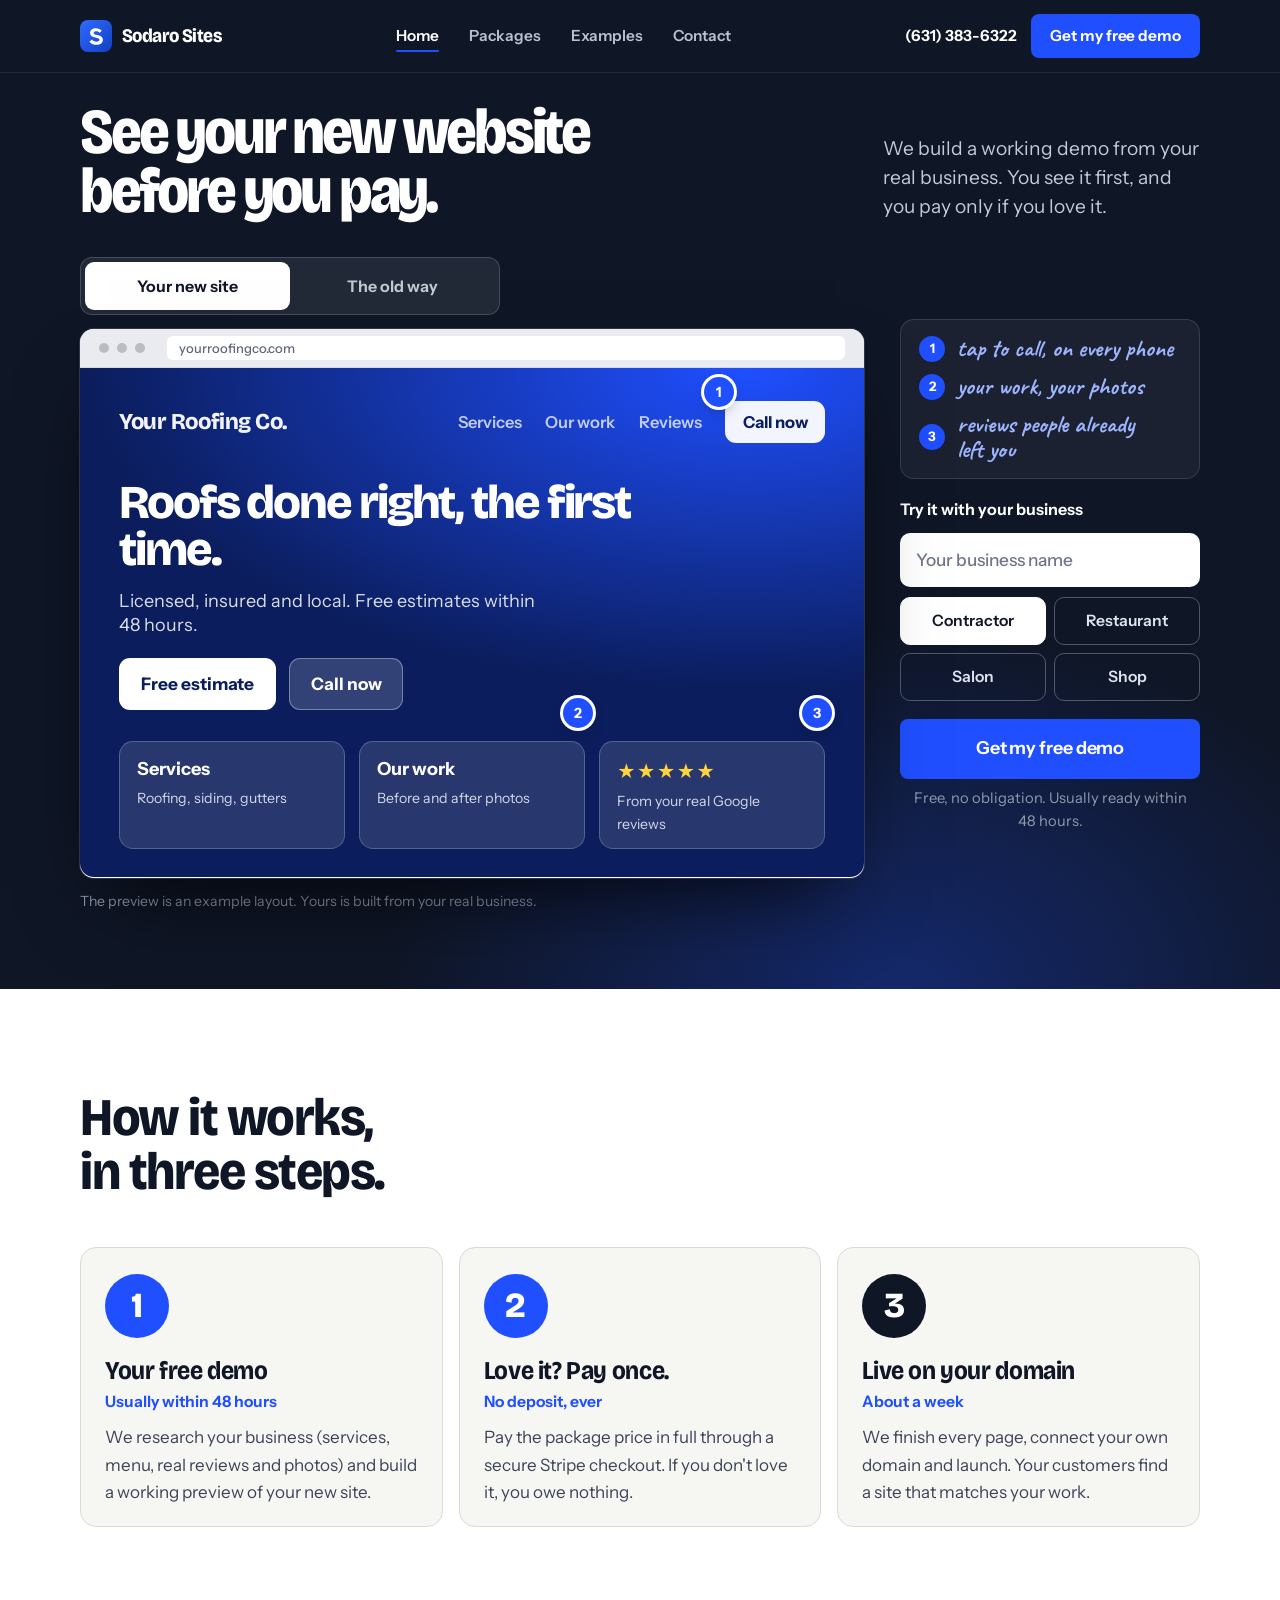
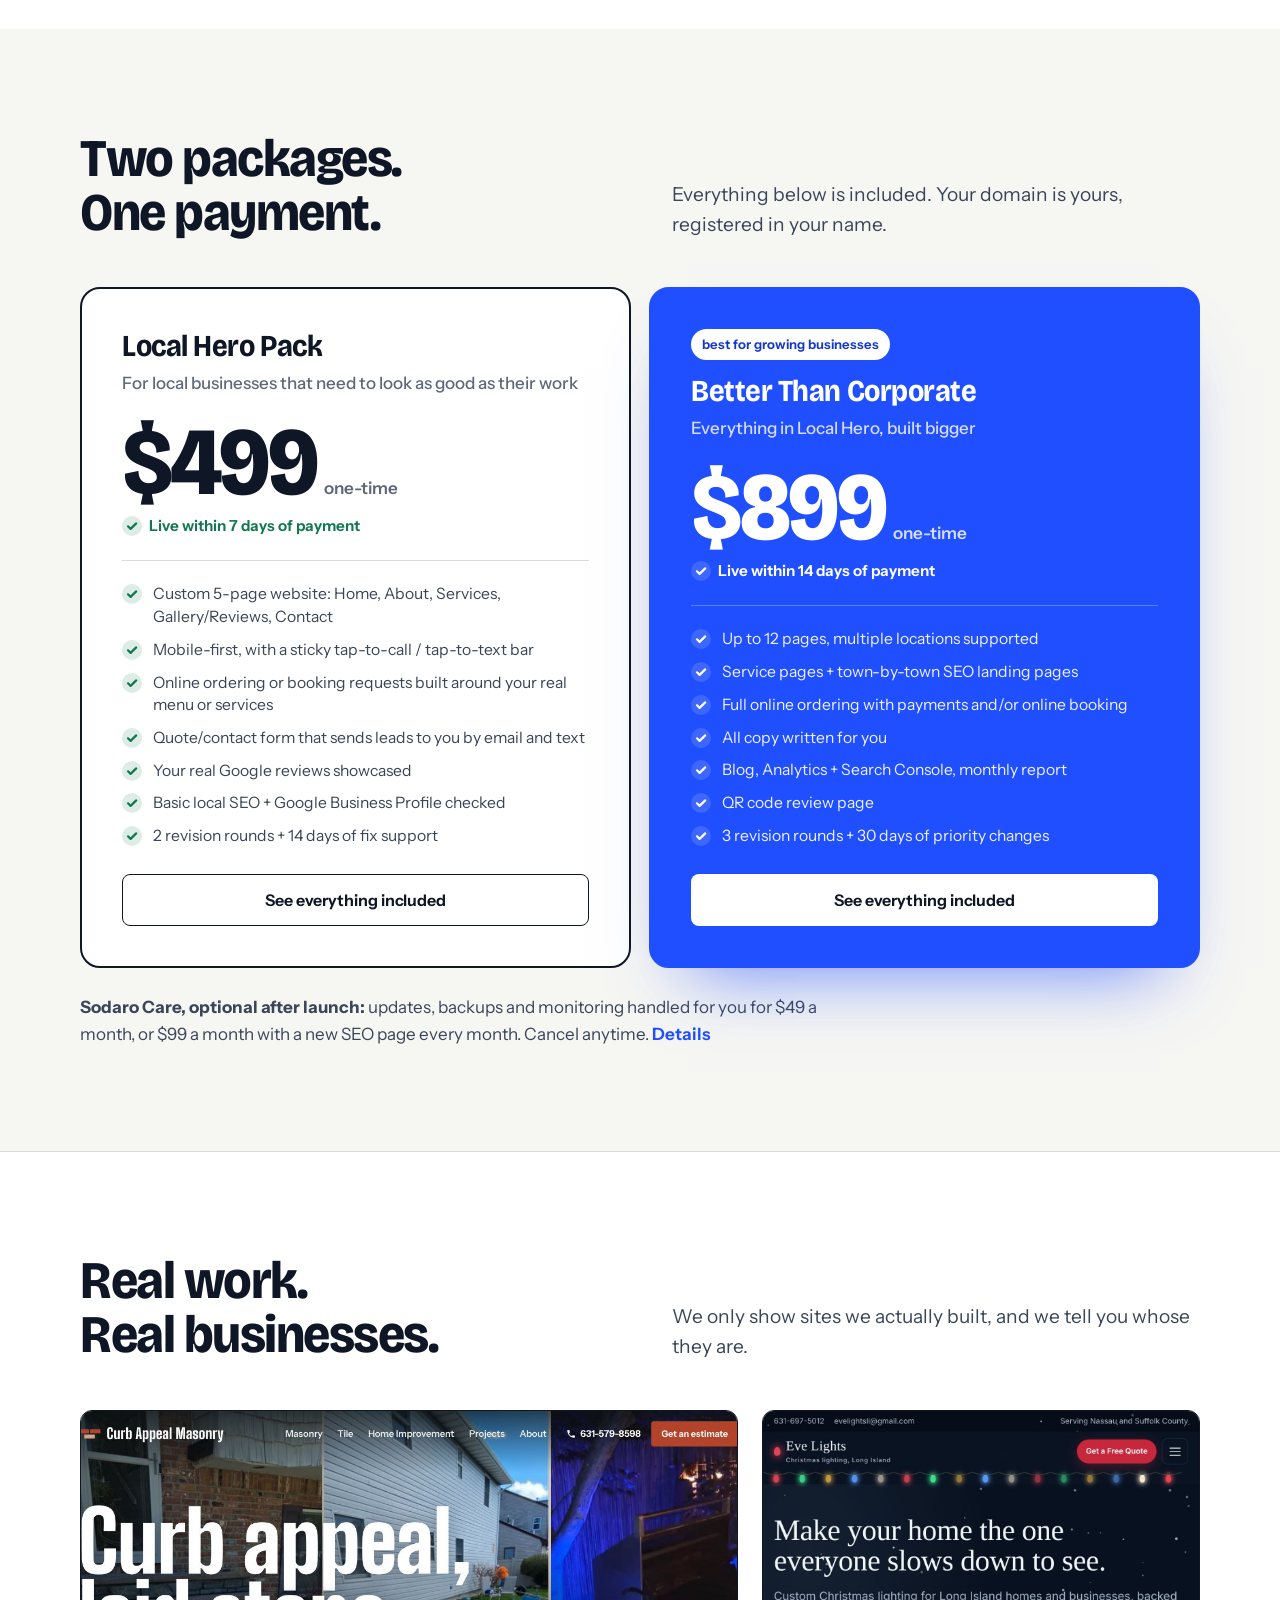
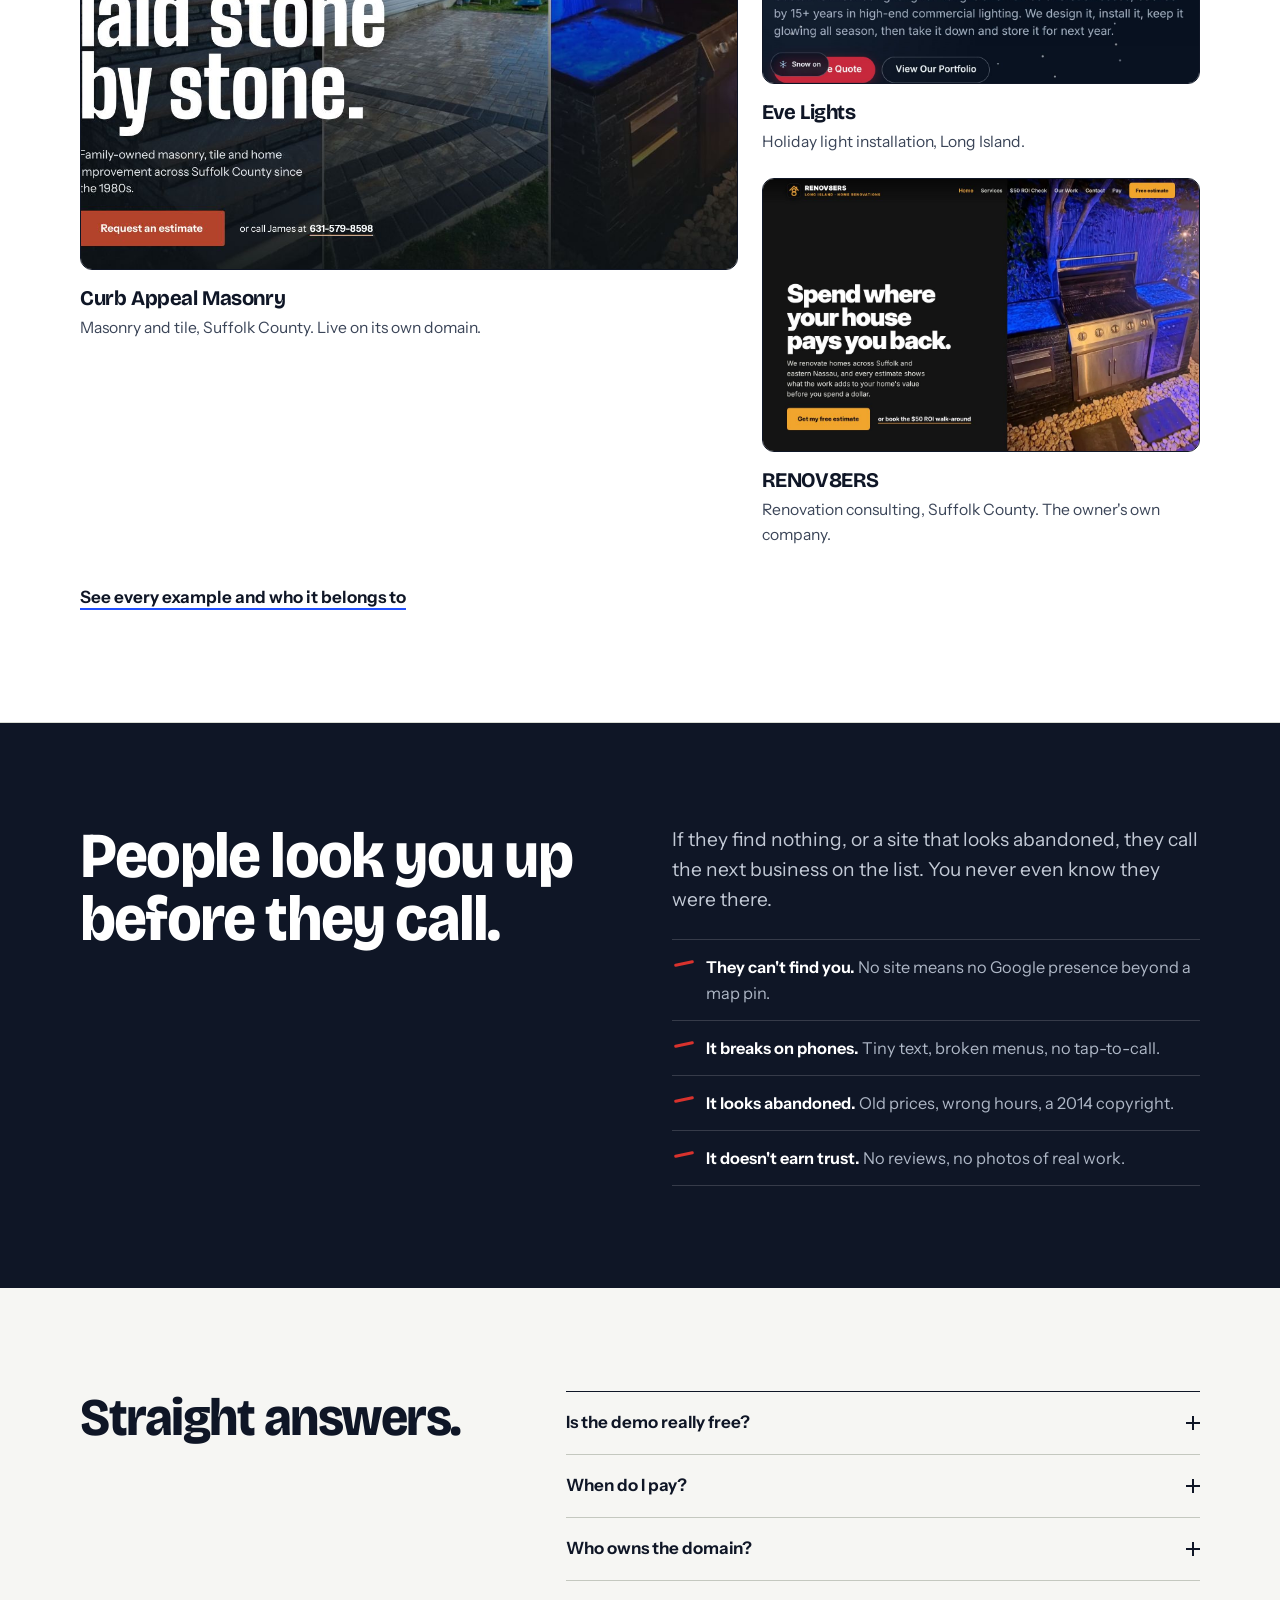
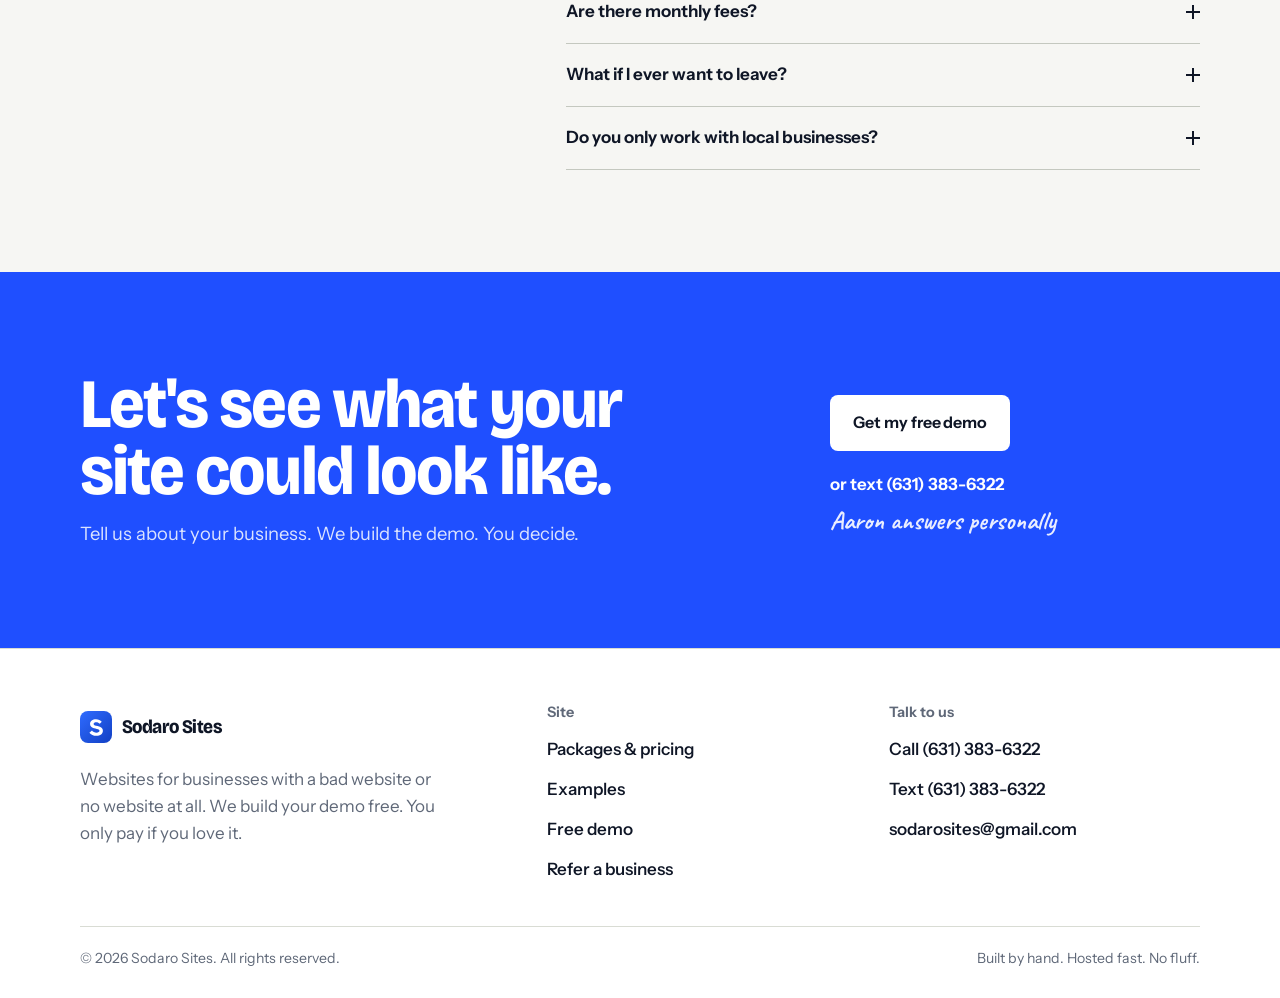
<file: index.html>
<!doctype html>
<html lang="en" class="no-js">
<head>
<meta charset="utf-8">
<meta name="viewport" content="width=device-width, initial-scale=1, viewport-fit=cover">
<title>Sodaro Sites — No website? Bad website? Fixed.</title>
<meta name="description" content="We build you a free demo of your new website. You only pay if you love it. Custom sites for any business, live on your own domain in about a week.">
<meta name="robots" content="index, follow">
<link rel="canonical" href="https://sodaro-sites.github.io/">
<meta name="theme-color" content="#f6f6f3">
<meta name="author" content="Sodaro Sites">
<meta property="og:type" content="website">
<meta property="og:site_name" content="Sodaro Sites">
<meta property="og:title" content="Sodaro Sites — No website? Bad website? Fixed.">
<meta property="og:description" content="We build you a free demo of your new website. You only pay if you love it. Custom sites for any business, live on your own domain in about a week.">
<meta property="og:url" content="https://sodaro-sites.github.io/">
<meta property="og:image" content="https://sodaro-sites.github.io/assets/img/og.png">
<meta property="og:image:width" content="1200">
<meta property="og:image:height" content="630">
<meta property="og:image:alt" content="Sodaro Sites — No website? Bad website? Fixed.">
<meta name="twitter:card" content="summary_large_image">
<meta name="twitter:title" content="Sodaro Sites — No website? Bad website? Fixed.">
<meta name="twitter:description" content="We build you a free demo of your new website. You only pay if you love it. Custom sites for any business, live on your own domain in about a week.">
<meta name="twitter:image" content="https://sodaro-sites.github.io/assets/img/og.png">
<link rel="icon" href="favicon.svg" type="image/svg+xml">
<link rel="apple-touch-icon" href="assets/img/apple-touch-icon.png">
<link rel="preload" href="assets/fonts/bricolage-grotesque.woff" as="font" type="font/woff" crossorigin>
<link rel="stylesheet" href="assets/css/site.css">
<link rel="stylesheet" href="assets/css/markup.css?v=2">
</head>
<body class="home">
<a class="skip" href="#main">Skip to content</a>
<header class="site-header">
  <div class="wrap nav">
    <a class="brand" href="index.html" aria-label="Sodaro Sites home"><svg class="brand-mark" viewBox="0 0 64 64" aria-hidden="true"><defs><linearGradient id="bm" x1="0" y1="0" x2="1" y2="1"><stop offset="0" stop-color="#2f6bff"/><stop offset="1" stop-color="#1240c4"/></linearGradient></defs><rect width="64" height="64" rx="16" fill="url(#bm)"/><path d="M43.5 21.5c-2.6-3.1-6.6-4.9-11.4-4.9-7.1 0-12 3.9-12 9.5 0 5.4 4 7.6 10.6 9.1l3.1.7c3.8.9 5.2 1.9 5.2 3.8 0 2.2-2.4 3.7-6 3.7-3.9 0-7-1.6-9-4.4l-5.2 4.4c3 4 8.1 6.2 14 6.2 7.9 0 13-4 13-10.1 0-5.4-3.6-8-10.6-9.5l-3.1-.7c-3.5-.8-4.9-1.7-4.9-3.4 0-2 2.1-3.3 5.2-3.3 3 0 5.4 1.1 7.1 3.1l4-4.2z" fill="#fff"/></svg><span>Sodaro Sites</span></a>
    <nav aria-label="Main"><ul class="nav-links"><li><a href="index.html" aria-current="page">Home</a></li><li><a href="packages.html">Packages</a></li><li><a href="examples.html">Examples</a></li><li><a href="contact.html">Contact</a></li></ul></nav>
    <div class="nav-cta">
      <a class="nav-phone" href="tel:+16313836322">(631) 383-6322</a>
      <a class="btn btn-primary" href="contact.html#demo">Get my free demo</a>
      <button class="menu-btn" type="button" aria-label="Open menu" aria-expanded="false" aria-controls="mobile-menu"><span></span></button>
    </div>
  </div>
  <div class="mobile-menu" id="mobile-menu">
    <a href="index.html">Home</a><a href="packages.html">Packages</a><a href="examples.html">Examples</a><a href="contact.html">Contact</a>
    <a href="tel:+16313836322">Call (631) 383-6322</a>
    <a class="btn btn-primary btn-block" href="contact.html#demo">Get my free demo</a>
  </div>
</header>
<main id="main">

<section class="sx" aria-labelledby="sx-h">
  <div class="wrap sx-head">
    <h1 id="sx-h">See your new website before you pay.</h1>
    <p class="sx-sub">We build a working demo from your real business. You see it first, and you pay only if you love it.</p>
  </div>
  <div class="wrap sx-grid">
    <figure class="mk-stage" id="mkStage" data-view="new">
      <div class="mk-switch" role="group" aria-label="Compare">
        <button type="button" data-view="new" aria-pressed="true">Your new site</button>
        <button type="button" data-view="old" aria-pressed="false">The old way</button>
      </div>
      <div class="mk-frame">
        <div class="mk-bar"><i></i><i></i><i></i><b id="mkUrl">yourroofingco.com</b></div>
        <div class="mk-screen">
          <div class="mk-new" style="--t1:#1f4fff;--t2:#0b1d5c">
            <div class="mk-nav b1"><b data-f="name">Your Roofing Co.</b><span>Services</span><span>Our work</span><span>Reviews</span><em class="mk-call">Call now</em></div>
            <div class="mk-headline b2" data-f="h">Roofs done right, the first time.</div>
            <p class="mk-sub b3" data-f="p">Licensed, insured and local. Free estimates within 48 hours.</p>
            <div class="mk-ctas b3"><b data-f="a">Free estimate</b><b data-f="b">Call now</b></div>
            <div class="mk-cards b4">
              <div><b data-f="c1">Services</b><small data-f="d1">Roofing, siding, gutters</small></div>
              <div><b data-f="c2">Our work</b><small data-f="d2">Before and after photos</small></div>
              <div class="mk-review"><span>★★★★★</span><small>From your real Google reviews</small></div>
            </div>
          </div>
          <div class="mk-old" aria-hidden="true">
            <div class="o-title">Welcome To Our Website!!!</div>
            <div class="o-marq"><span>*** CALL FOR PRICES *** BEST VIEWED IN INTERNET EXPLORER *** UNDER CONSTRUCTION ***</span></div>
            <p class="o-p">We are a family owned business serving the area since 1998. Please call for hours.</p>
            <p class="o-date">Page last updated: March 2014</p>
            <span class="o-img">our_work_photo.jpg</span>
            <span class="o-btn">Click Here To Enter</span>
          </div>
        </div>
        <span class="mk-pin pin-new p1" aria-hidden="true">1</span>
        <span class="mk-pin pin-new p2" aria-hidden="true">2</span>
        <span class="mk-pin pin-new p3" aria-hidden="true">3</span>
        <span class="mk-pin pin-old p4" aria-hidden="true">1</span>
        <span class="mk-pin pin-old p5" aria-hidden="true">2</span>
        <span class="mk-pin pin-old p6" aria-hidden="true">3</span>
      </div>
      <figcaption>The preview is an example layout. Yours is built from your real business.</figcaption>
    </figure>
    <div class="sx-side">
      <div class="sx-notes">
        <ol class="mk-key key-new">
        <li>tap to call, on every phone</li>
        <li>your work, your photos</li>
        <li>reviews people already left you</li>
      </ol>
        <ol class="mk-key key-old">
        <li>no phone number anywhere?</li>
        <li>customers see this date</li>
        <li>tiny and broken on a phone</li>
      </ol>
      </div>
      <form class="mk-try" id="mkTry" autocomplete="off" onsubmit="return false">
        <label for="mkName">Try it with your business</label>
        <input id="mkName" name="name" maxlength="32" placeholder="Your business name" spellcheck="false">
        <div class="mk-trades" role="group" aria-label="Type of business">
            <button type="button" data-trade="contractor" aria-pressed="true">Contractor</button>
            <button type="button" data-trade="restaurant" aria-pressed="false">Restaurant</button>
            <button type="button" data-trade="salon" aria-pressed="false">Salon</button>
            <button type="button" data-trade="shop" aria-pressed="false">Shop</button>
          </div>
      </form>
      <div class="sx-act" data-hero-actions>
        <a class="btn btn-primary sx-cta" id="mkCta" href="contact.html#demo">Get my free demo</a>
        <p>Free, no obligation. Usually ready within 48 hours.</p>
      </div>
    </div>
  </div>
</section>

<section class="section mk-how" id="how" aria-labelledby="how-h">
  <div class="wrap">
    <h2 id="how-h">How it works, in three steps.</h2>
    <ol class="mk-steps">
      <li><span class="mk-when">Usually within 48 hours</span><h3>Your free demo</h3><p>We research your business (services, menu, real reviews and photos) and build a working preview of your new site.</p></li>
      <li><span class="mk-when">No deposit, ever</span><h3>Love it? Pay once.</h3><p>Pay the package price in full through a secure Stripe checkout. If you don't love it, you owe nothing.</p></li>
      <li><span class="mk-when">About a week</span><h3>Live on your domain</h3><p>We finish every page, connect your own domain and launch. Your customers find a site that matches your work.</p></li>
    </ol>
  </div>
</section>

<section class="section mk-packages" id="packages" aria-labelledby="pk-h">
  <div class="wrap">
    <div class="mk-work-head">
      <h2 id="pk-h">Two packages. One payment.</h2>
      <p class="lede">Everything below is included. Your domain is yours, registered in your name.</p>
    </div>
    <div class="pricing">
      <article class="plan">
        <h3>Local Hero Pack</h3>
        <p class="for">For local businesses that need to look as good as their work</p>
        <div class="price"><strong>$499</strong><span>one-time</span></div>
        <div class="speed"><svg class="tick" viewBox="0 0 20 20" fill="none" aria-hidden="true"><circle cx="10" cy="10" r="10" fill="currentColor" opacity=".14"/><path d="M6 10.3l2.6 2.6L14.2 7.4" stroke="currentColor" stroke-width="2.2" stroke-linecap="round" stroke-linejoin="round"/></svg> Live within 7 days of payment</div>
        <ul class="checklist">
          <li><svg class="tick" viewBox="0 0 20 20" fill="none" aria-hidden="true"><circle cx="10" cy="10" r="10" fill="currentColor" opacity=".14"/><path d="M6 10.3l2.6 2.6L14.2 7.4" stroke="currentColor" stroke-width="2.2" stroke-linecap="round" stroke-linejoin="round"/></svg><span>Custom 5-page website: Home, About, Services, Gallery/Reviews, Contact</span></li>
          <li><svg class="tick" viewBox="0 0 20 20" fill="none" aria-hidden="true"><circle cx="10" cy="10" r="10" fill="currentColor" opacity=".14"/><path d="M6 10.3l2.6 2.6L14.2 7.4" stroke="currentColor" stroke-width="2.2" stroke-linecap="round" stroke-linejoin="round"/></svg><span>Mobile-first, with a sticky tap-to-call / tap-to-text bar</span></li>
          <li><svg class="tick" viewBox="0 0 20 20" fill="none" aria-hidden="true"><circle cx="10" cy="10" r="10" fill="currentColor" opacity=".14"/><path d="M6 10.3l2.6 2.6L14.2 7.4" stroke="currentColor" stroke-width="2.2" stroke-linecap="round" stroke-linejoin="round"/></svg><span>Online ordering or booking requests built around your real menu or services</span></li>
          <li><svg class="tick" viewBox="0 0 20 20" fill="none" aria-hidden="true"><circle cx="10" cy="10" r="10" fill="currentColor" opacity=".14"/><path d="M6 10.3l2.6 2.6L14.2 7.4" stroke="currentColor" stroke-width="2.2" stroke-linecap="round" stroke-linejoin="round"/></svg><span>Quote/contact form that sends leads to you by email and text</span></li>
          <li><svg class="tick" viewBox="0 0 20 20" fill="none" aria-hidden="true"><circle cx="10" cy="10" r="10" fill="currentColor" opacity=".14"/><path d="M6 10.3l2.6 2.6L14.2 7.4" stroke="currentColor" stroke-width="2.2" stroke-linecap="round" stroke-linejoin="round"/></svg><span>Your real Google reviews showcased</span></li>
          <li><svg class="tick" viewBox="0 0 20 20" fill="none" aria-hidden="true"><circle cx="10" cy="10" r="10" fill="currentColor" opacity=".14"/><path d="M6 10.3l2.6 2.6L14.2 7.4" stroke="currentColor" stroke-width="2.2" stroke-linecap="round" stroke-linejoin="round"/></svg><span>Basic local SEO + Google Business Profile checked</span></li>
          <li><svg class="tick" viewBox="0 0 20 20" fill="none" aria-hidden="true"><circle cx="10" cy="10" r="10" fill="currentColor" opacity=".14"/><path d="M6 10.3l2.6 2.6L14.2 7.4" stroke="currentColor" stroke-width="2.2" stroke-linecap="round" stroke-linejoin="round"/></svg><span>2 revision rounds + 14 days of fix support</span></li>
        </ul>
        <div class="actions"><a class="btn btn-ghost btn-block" href="packages.html#local-hero">See everything included</a></div>
      </article>
      <article class="plan featured">
        <span class="badge">best for growing businesses</span>
        <h3>Better Than Corporate</h3>
        <p class="for">Everything in Local Hero, built bigger</p>
        <div class="price"><strong>$899</strong><span>one-time</span></div>
        <div class="speed"><svg class="tick" viewBox="0 0 20 20" fill="none" aria-hidden="true"><circle cx="10" cy="10" r="10" fill="currentColor" opacity=".14"/><path d="M6 10.3l2.6 2.6L14.2 7.4" stroke="currentColor" stroke-width="2.2" stroke-linecap="round" stroke-linejoin="round"/></svg> Live within 14 days of payment</div>
        <ul class="checklist">
          <li><svg class="tick" viewBox="0 0 20 20" fill="none" aria-hidden="true"><circle cx="10" cy="10" r="10" fill="currentColor" opacity=".14"/><path d="M6 10.3l2.6 2.6L14.2 7.4" stroke="currentColor" stroke-width="2.2" stroke-linecap="round" stroke-linejoin="round"/></svg><span>Up to 12 pages, multiple locations supported</span></li>
          <li><svg class="tick" viewBox="0 0 20 20" fill="none" aria-hidden="true"><circle cx="10" cy="10" r="10" fill="currentColor" opacity=".14"/><path d="M6 10.3l2.6 2.6L14.2 7.4" stroke="currentColor" stroke-width="2.2" stroke-linecap="round" stroke-linejoin="round"/></svg><span>Service pages + town-by-town SEO landing pages</span></li>
          <li><svg class="tick" viewBox="0 0 20 20" fill="none" aria-hidden="true"><circle cx="10" cy="10" r="10" fill="currentColor" opacity=".14"/><path d="M6 10.3l2.6 2.6L14.2 7.4" stroke="currentColor" stroke-width="2.2" stroke-linecap="round" stroke-linejoin="round"/></svg><span>Full online ordering with payments and/or online booking</span></li>
          <li><svg class="tick" viewBox="0 0 20 20" fill="none" aria-hidden="true"><circle cx="10" cy="10" r="10" fill="currentColor" opacity=".14"/><path d="M6 10.3l2.6 2.6L14.2 7.4" stroke="currentColor" stroke-width="2.2" stroke-linecap="round" stroke-linejoin="round"/></svg><span>All copy written for you</span></li>
          <li><svg class="tick" viewBox="0 0 20 20" fill="none" aria-hidden="true"><circle cx="10" cy="10" r="10" fill="currentColor" opacity=".14"/><path d="M6 10.3l2.6 2.6L14.2 7.4" stroke="currentColor" stroke-width="2.2" stroke-linecap="round" stroke-linejoin="round"/></svg><span>Blog, Analytics + Search Console, monthly report</span></li>
          <li><svg class="tick" viewBox="0 0 20 20" fill="none" aria-hidden="true"><circle cx="10" cy="10" r="10" fill="currentColor" opacity=".14"/><path d="M6 10.3l2.6 2.6L14.2 7.4" stroke="currentColor" stroke-width="2.2" stroke-linecap="round" stroke-linejoin="round"/></svg><span>QR code review page</span></li>
          <li><svg class="tick" viewBox="0 0 20 20" fill="none" aria-hidden="true"><circle cx="10" cy="10" r="10" fill="currentColor" opacity=".14"/><path d="M6 10.3l2.6 2.6L14.2 7.4" stroke="currentColor" stroke-width="2.2" stroke-linecap="round" stroke-linejoin="round"/></svg><span>3 revision rounds + 30 days of priority changes</span></li>
        </ul>
        <div class="actions"><a class="btn btn-primary btn-block" href="packages.html#corporate">See everything included</a></div>
      </article>
    </div>
    <p class="mk-care"><b>Sodaro Care, optional after launch:</b> updates, backups and monitoring handled for you for $49 a month, or $99 a month with a new SEO page every month. Cancel anytime. <a href="packages.html#care">Details</a></p>
  </div>
</section>

<section class="section mk-work" id="examples" aria-labelledby="ex-h">
  <div class="wrap">
    <div class="mk-work-head">
      <h2 id="ex-h">Real work. Real businesses.</h2>
      <p class="lede">We only show sites we actually built, and we tell you whose they are.</p>
    </div>
    <div class="mk-work-grid">
      <a class="mk-shot big" href="https://curbappealmasonryli.com" target="_blank" rel="noopener">
        <img src="assets/img/curbappeal.jpg" width="1280" height="800" loading="lazy" alt="Curb Appeal Masonry homepage">
        <span><b>Curb Appeal Masonry</b> Masonry and tile, Suffolk County. Live on its own domain.</span>
      </a>
      <a class="mk-shot" href="https://evelightsli.github.io" target="_blank" rel="noopener">
        <img src="assets/img/evelights.jpg" width="1280" height="800" loading="lazy" alt="Eve Lights homepage">
        <span><b>Eve Lights</b> Holiday light installation, Long Island.</span>
      </a>
      <a class="mk-shot" href="https://renov8ers.github.io" target="_blank" rel="noopener">
        <img src="assets/img/renov8ers.jpg" width="1280" height="800" loading="lazy" alt="RENOV8ERS homepage">
        <span><b>RENOV8ERS</b> Renovation consulting, Suffolk County. The owner's own company.</span>
      </a>
    </div>
    <p class="mk-more"><a href="examples.html">See every example and who it belongs to</a></p>
  </div>
</section>

<section class="mk-promise" aria-labelledby="why-h">
  <div class="wrap mk-promise-grid">
    <h2 id="why-h">People look you up before they call.</h2>
    <div>
      <p class="lede">If they find nothing, or a site that looks abandoned, they call the next business on the list. You never even know they were there.</p>
      <ul class="mk-losses">
        <li><b>They can't find you.</b> No site means no Google presence beyond a map pin.</li>
        <li><b>It breaks on phones.</b> Tiny text, broken menus, no tap-to-call.</li>
        <li><b>It looks abandoned.</b> Old prices, wrong hours, a 2014 copyright.</li>
        <li><b>It doesn't earn trust.</b> No reviews, no photos of real work.</li>
      </ul>
    </div>
  </div>
</section>

<section class="section mk-faq" id="faq" aria-labelledby="faq-h">
  <div class="wrap mk-faq-grid">
    <h2 id="faq-h">Straight answers.</h2>
    <div class="faq">
      <details><summary>Is the demo really free?</summary><p>Yes. We build a working preview of your new site at no cost and with no obligation. If you don't love it, you owe nothing.</p></details>
      <details><summary>When do I pay?</summary><p>Only after you've seen and approved your demo. You pay the full package price once, through a secure Stripe checkout. There's no deposit and no surprise invoice later.</p></details>
      <details><summary>Who owns the domain?</summary><p>You do. You buy your domain in your own name (usually about $10–20 a year from any registrar), and we point your new site at it.</p></details>
      <details><summary>Are there monthly fees?</summary><p>Not required. Hosting runs on GitHub Pages, which is free. Sodaro Care ($49 or $99/month) is optional, for owners who want updates, backups and monitoring handled for them.</p></details>
      <details><summary>What if I ever want to leave?</summary><p>You get your site's code. Your domain was always yours. No hostage situations.</p></details>
      <details><summary>Do you only work with local businesses?</summary><p>No. We build for any business, anywhere. Local Hero is designed around local businesses; Better Than Corporate fits bigger or multi-location operations.</p></details>
    </div>
  </div>
</section>

<section class="mk-close" aria-labelledby="close-h">
  <div class="wrap mk-close-grid">
    <div>
      <h2 id="close-h">Let's see what your site could look like.</h2>
      <p>Tell us about your business. We build the demo. You decide.</p>
    </div>
    <div class="mk-close-acts">
      <a class="btn mk-btn-light" href="contact.html#demo">Get my free demo</a>
      <a class="mk-close-phone" href="sms:+16313836322">or text (631) 383-6322<span class="mk-sign">Aaron answers personally</span></a>
    </div>
  </div>
</section>

</main>
<footer class="site-footer">
  <div class="wrap">
    <div class="footer-grid">
      <div>
        <a class="brand" href="index.html" aria-label="Sodaro Sites home"><svg class="brand-mark" viewBox="0 0 64 64" aria-hidden="true"><defs><linearGradient id="bm" x1="0" y1="0" x2="1" y2="1"><stop offset="0" stop-color="#2f6bff"/><stop offset="1" stop-color="#1240c4"/></linearGradient></defs><rect width="64" height="64" rx="16" fill="url(#bm)"/><path d="M43.5 21.5c-2.6-3.1-6.6-4.9-11.4-4.9-7.1 0-12 3.9-12 9.5 0 5.4 4 7.6 10.6 9.1l3.1.7c3.8.9 5.2 1.9 5.2 3.8 0 2.2-2.4 3.7-6 3.7-3.9 0-7-1.6-9-4.4l-5.2 4.4c3 4 8.1 6.2 14 6.2 7.9 0 13-4 13-10.1 0-5.4-3.6-8-10.6-9.5l-3.1-.7c-3.5-.8-4.9-1.7-4.9-3.4 0-2 2.1-3.3 5.2-3.3 3 0 5.4 1.1 7.1 3.1l4-4.2z" fill="#fff"/></svg><span>Sodaro Sites</span></a>
        <p class="muted" style="margin-top:14px;max-width:360px">Websites for businesses with a bad website or no website at all. We build your demo free. You only pay if you love it.</p>
      </div>
      <div>
        <h4>Site</h4>
        <ul>
          <li><a href="packages.html">Packages &amp; pricing</a></li>
          <li><a href="examples.html">Examples</a></li>
          <li><a href="contact.html#demo">Free demo</a></li>
          <li><a href="contact.html#refer">Refer a business</a></li>
        </ul>
      </div>
      <div>
        <h4>Talk to us</h4>
        <ul>
          <li><a href="tel:+16313836322">Call (631) 383-6322</a></li>
          <li><a href="sms:+16313836322">Text (631) 383-6322</a></li>
          <li><a href="mailto:sodarosites@gmail.com">sodarosites@gmail.com</a></li>
        </ul>
      </div>
    </div>
    <div class="footer-base">
      <span>&copy; <span data-year>2026</span> Sodaro Sites. All rights reserved.</span>
      <span>Built by hand. Hosted fast. No fluff.</span>
    </div>
  </div>
</footer>
<nav class="callbar" aria-label="Quick contact">
  <a class="cb-call" href="tel:+16313836322"><svg viewBox="0 0 24 24" fill="none" stroke="currentColor" stroke-width="2" stroke-linecap="round" stroke-linejoin="round" aria-hidden="true"><path d="M22 16.9v3a2 2 0 0 1-2.2 2 19.8 19.8 0 0 1-8.6-3.1 19.5 19.5 0 0 1-6-6A19.8 19.8 0 0 1 2.1 4.2 2 2 0 0 1 4.1 2h3a2 2 0 0 1 2 1.7c.1 1 .4 1.9.7 2.8a2 2 0 0 1-.5 2.1L8 9.9a16 16 0 0 0 6 6l1.3-1.3a2 2 0 0 1 2.1-.4c.9.3 1.8.6 2.8.7a2 2 0 0 1 1.7 2z"/></svg>Call</a>
  <a class="cb-text" href="sms:+16313836322"><svg viewBox="0 0 24 24" fill="none" stroke="currentColor" stroke-width="2" stroke-linecap="round" stroke-linejoin="round" aria-hidden="true"><path d="M21 15a2 2 0 0 1-2 2H7l-4 4V5a2 2 0 0 1 2-2h14a2 2 0 0 1 2 2z"/></svg>Text</a>
  <a class="cb-demo" href="contact.html#demo">Free demo</a>
</nav>
<script src="assets/js/site.js"></script>
<script src="assets/js/markup.js"></script>
</body>
</html>
</file>
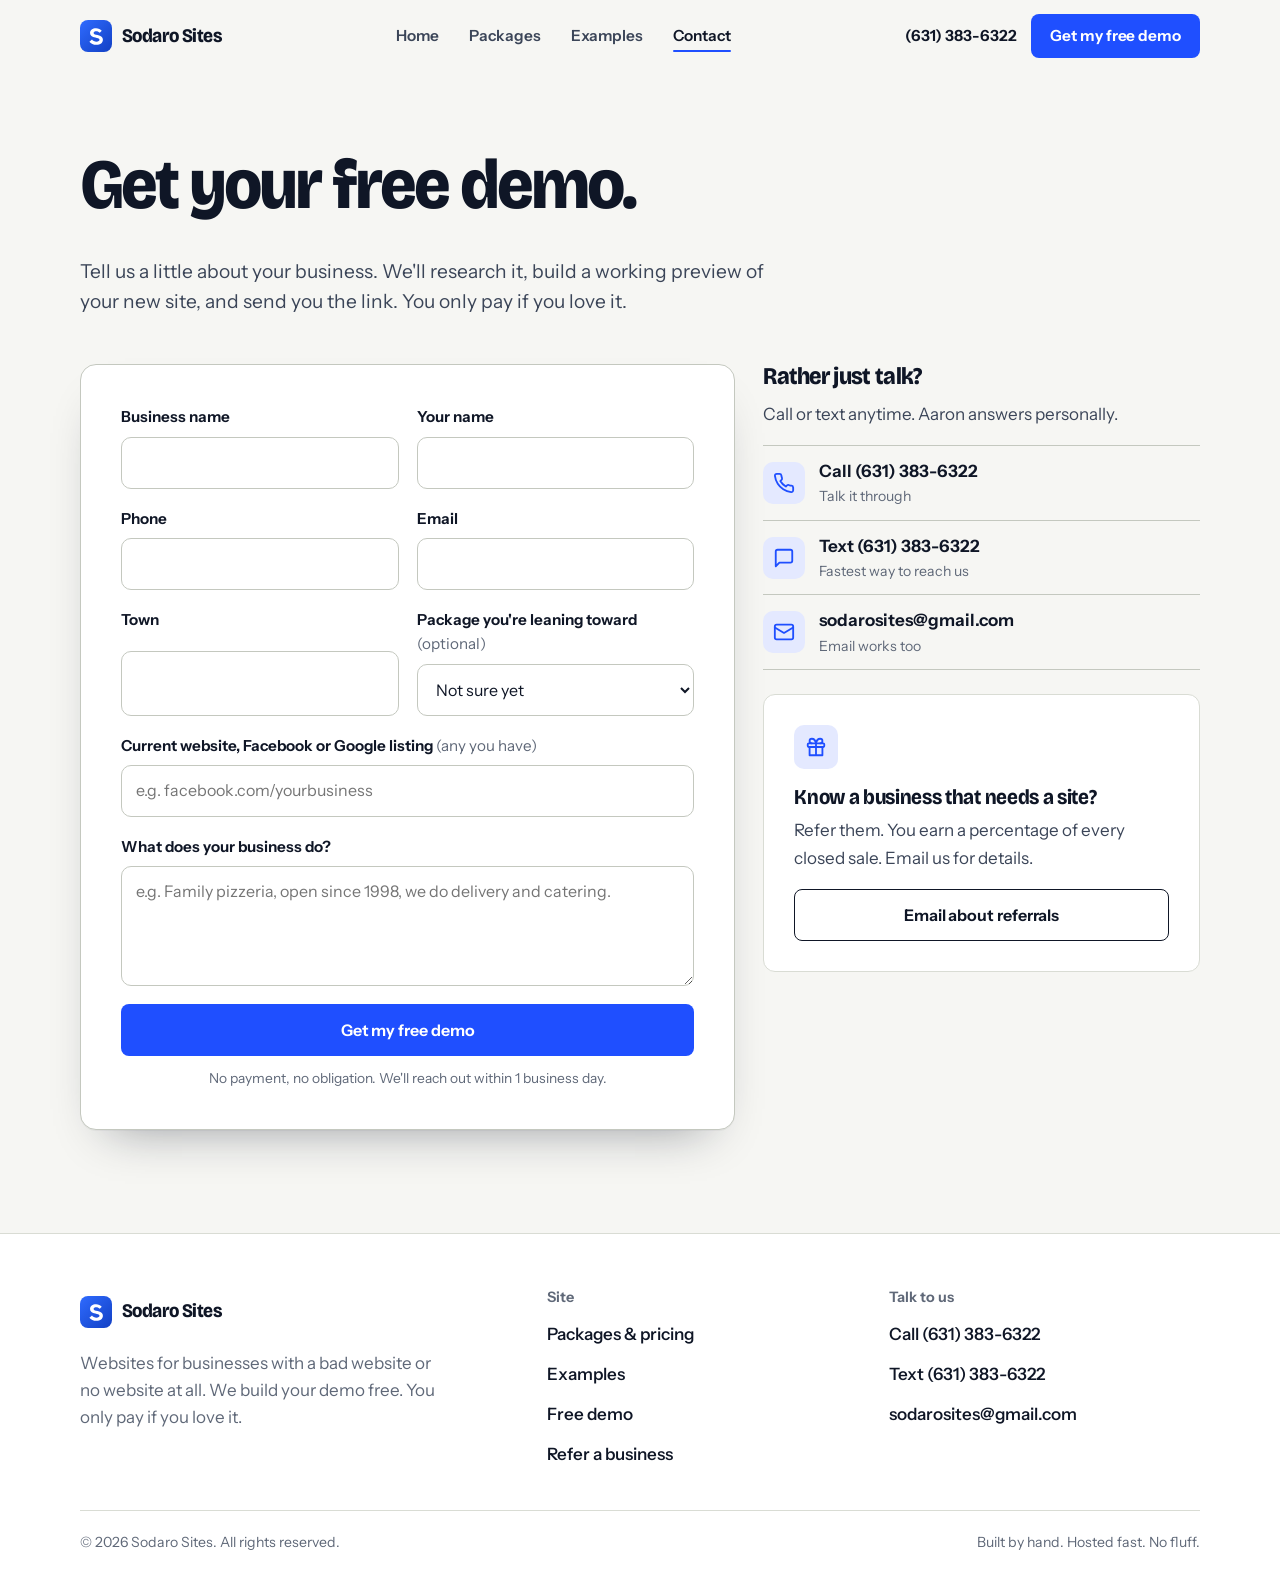
<file: contact.html>
<!doctype html>
<html lang="en" class="no-js">
<head>
<meta charset="utf-8">
<meta name="viewport" content="width=device-width, initial-scale=1, viewport-fit=cover">
<title>Get Your Free Demo — Sodaro Sites</title>
<meta name="description" content="Tell us about your business and we&#x27;ll build a free demo of your new website. No payment until you love it. Call or text (631) 383-6322.">
<meta name="robots" content="index, follow">
<link rel="canonical" href="https://sodaro-sites.github.io/contact.html">
<meta name="theme-color" content="#f7f9fc">
<meta name="author" content="Sodaro Sites">
<meta property="og:type" content="website">
<meta property="og:site_name" content="Sodaro Sites">
<meta property="og:title" content="Get Your Free Demo — Sodaro Sites">
<meta property="og:description" content="Tell us about your business and we&#x27;ll build a free demo of your new website. No payment until you love it. Call or text (631) 383-6322.">
<meta property="og:url" content="https://sodaro-sites.github.io/contact.html">
<meta property="og:image" content="https://sodaro-sites.github.io/assets/img/og.png">
<meta property="og:image:width" content="1200">
<meta property="og:image:height" content="630">
<meta property="og:image:alt" content="Sodaro Sites — No website? Bad website? Fixed.">
<meta name="twitter:card" content="summary_large_image">
<meta name="twitter:title" content="Get Your Free Demo — Sodaro Sites">
<meta name="twitter:description" content="Tell us about your business and we&#x27;ll build a free demo of your new website. No payment until you love it. Call or text (631) 383-6322.">
<meta name="twitter:image" content="https://sodaro-sites.github.io/assets/img/og.png">
<link rel="icon" href="favicon.svg" type="image/svg+xml">
<link rel="apple-touch-icon" href="assets/img/apple-touch-icon.png">
<link rel="preload" href="assets/fonts/bricolage-grotesque.woff" as="font" type="font/woff" crossorigin>
<link rel="stylesheet" href="assets/css/site.css">
</head>
<body>
<a class="skip" href="#main">Skip to content</a>
<header class="site-header">
  <div class="wrap nav">
    <a class="brand" href="index.html" aria-label="Sodaro Sites home"><svg class="brand-mark" viewBox="0 0 64 64" aria-hidden="true"><defs><linearGradient id="bm" x1="0" y1="0" x2="1" y2="1"><stop offset="0" stop-color="#2f6bff"/><stop offset="1" stop-color="#1240c4"/></linearGradient></defs><rect width="64" height="64" rx="16" fill="url(#bm)"/><path d="M43.5 21.5c-2.6-3.1-6.6-4.9-11.4-4.9-7.1 0-12 3.9-12 9.5 0 5.4 4 7.6 10.6 9.1l3.1.7c3.8.9 5.2 1.9 5.2 3.8 0 2.2-2.4 3.7-6 3.7-3.9 0-7-1.6-9-4.4l-5.2 4.4c3 4 8.1 6.2 14 6.2 7.9 0 13-4 13-10.1 0-5.4-3.6-8-10.6-9.5l-3.1-.7c-3.5-.8-4.9-1.7-4.9-3.4 0-2 2.1-3.3 5.2-3.3 3 0 5.4 1.1 7.1 3.1l4-4.2z" fill="#fff"/></svg><span>Sodaro Sites</span></a>
    <nav aria-label="Main"><ul class="nav-links"><li><a href="index.html">Home</a></li><li><a href="packages.html">Packages</a></li><li><a href="examples.html">Examples</a></li><li><a href="contact.html" aria-current="page">Contact</a></li></ul></nav>
    <div class="nav-cta">
      <a class="nav-phone" href="tel:+16313836322">(631) 383-6322</a>
      <a class="btn btn-primary" href="contact.html#demo">Get my free demo</a>
      <button class="menu-btn" type="button" aria-label="Open menu" aria-expanded="false" aria-controls="mobile-menu"><span></span></button>
    </div>
  </div>
  <div class="mobile-menu" id="mobile-menu">
    <a href="index.html">Home</a><a href="packages.html">Packages</a><a href="examples.html">Examples</a><a href="contact.html">Contact</a>
    <a href="tel:+16313836322">Call (631) 383-6322</a>
    <a class="btn btn-primary btn-block" href="contact.html#demo">Get my free demo</a>
  </div>
</header>
<main id="main">
<section class="page-head">
  <div class="wrap">
    <h1>Get your free demo.</h1>
    <p class="lede">Tell us a little about your business. We'll research it, build a working preview of your new site, and send you the link. You only pay if you love it.</p>
  </div>
</section>

<section class="section" style="padding-top:12px" id="demo">
  <div class="wrap">
    <div class="grid" style="grid-template-columns:minmax(0,1.5fr) minmax(0,1fr);gap:28px;align-items:start" id="contact-grid">
      <div class="form-card">
        <div class="notice" id="pay-notice" hidden style="margin-bottom:20px">
          <strong>Ready to pay for a demo you've approved?</strong> Send this form or text us, and we'll reply with your secure Stripe payment link.
        </div>
        <form id="demo-form" action="https://formsubmit.co/sodarosites@gmail.com" method="POST">
          <div class="form-grid">
            <div class="field">
              <label for="f-business">Business name</label>
              <input id="f-business" name="business" type="text" autocomplete="organization" required>
            </div>
            <div class="field">
              <label for="f-name">Your name</label>
              <input id="f-name" name="name" type="text" autocomplete="name" required>
            </div>
            <div class="field">
              <label for="f-phone">Phone</label>
              <input id="f-phone" name="phone" type="tel" autocomplete="tel" inputmode="tel" required>
            </div>
            <div class="field">
              <label for="f-email">Email</label>
              <input id="f-email" name="email" type="email" autocomplete="email" inputmode="email" required>
            </div>
            <div class="field">
              <label for="f-town">Town</label>
              <input id="f-town" name="town" type="text" autocomplete="address-level2" required>
            </div>
            <div class="field">
              <label for="f-package">Package you're leaning toward <span class="opt">(optional)</span></label>
              <select id="f-package" name="package">
                <option value="Not sure yet">Not sure yet</option>
                <option value="Local Hero Pack ($499)">Local Hero Pack ($499)</option>
                <option value="Better Than Corporate ($899)">Better Than Corporate ($899)</option>
                <option value="Sodaro Care Local ($49/mo)">Sodaro Care Local ($49/mo)</option>
                <option value="Sodaro Care Corporate ($99/mo)">Sodaro Care Corporate ($99/mo)</option>
              </select>
            </div>
            <div class="field full">
              <label for="f-links">Current website, Facebook or Google listing <span class="opt">(any you have)</span></label>
              <input id="f-links" name="links" type="text" placeholder="e.g. facebook.com/yourbusiness">
            </div>
            <div class="field full">
              <label for="f-about">What does your business do?</label>
              <textarea id="f-about" name="about" required placeholder="e.g. Family pizzeria, open since 1998, we do delivery and catering."></textarea>
            </div>
            <input class="hp" type="text" name="_honey" tabindex="-1" autocomplete="off" aria-hidden="true">
            <div class="field full">
              <button class="btn btn-primary btn-block" type="submit"><span class="spinner" aria-hidden="true"></span><span class="label-text">Get my free demo</span></button>
              <p class="buy-note" style="margin-top:6px">No payment, no obligation. We'll reach out within 1 business day.</p>
            </div>
          </div>
        </form>
        <div class="form-status" id="form-status" role="status" aria-live="polite"></div>
        <noscript>
          <p class="notice" style="margin-top:16px">JavaScript is off, so the form will open a confirmation page after sending. You can also email <a href="mailto:sodarosites@gmail.com">sodarosites@gmail.com</a> or call/text <a href="tel:+16313836322">(631) 383-6322</a>.</p>
        </noscript>
      </div>

      <aside>
        <h2 style="font-size:1.5rem">Rather just talk?</h2>
        <p>Call or text anytime. Aaron answers personally.</p>
        <ul class="contact-list">
          <li><a href="tel:+16313836322"><span class="icon"><svg viewBox="0 0 24 24" fill="none" stroke="currentColor" stroke-width="2" stroke-linecap="round" stroke-linejoin="round" aria-hidden="true"><path d="M22 16.9v3a2 2 0 0 1-2.2 2 19.8 19.8 0 0 1-8.6-3.1 19.5 19.5 0 0 1-6-6A19.8 19.8 0 0 1 2.1 4.2 2 2 0 0 1 4.1 2h3a2 2 0 0 1 2 1.7c.1 1 .4 1.9.7 2.8a2 2 0 0 1-.5 2.1L8 9.9a16 16 0 0 0 6 6l1.3-1.3a2 2 0 0 1 2.1-.4c.9.3 1.8.6 2.8.7a2 2 0 0 1 1.7 2z"/></svg></span><span>Call (631) 383-6322<small>Talk it through</small></span></a></li>
          <li><a href="sms:+16313836322"><span class="icon"><svg viewBox="0 0 24 24" fill="none" stroke="currentColor" stroke-width="2" stroke-linecap="round" stroke-linejoin="round" aria-hidden="true"><path d="M21 15a2 2 0 0 1-2 2H7l-4 4V5a2 2 0 0 1 2-2h14a2 2 0 0 1 2 2z"/></svg></span><span>Text (631) 383-6322<small>Fastest way to reach us</small></span></a></li>
          <li><a href="mailto:sodarosites@gmail.com?subject=Free%20demo%20request"><span class="icon"><svg viewBox="0 0 24 24" fill="none" stroke="currentColor" stroke-width="2" stroke-linecap="round" stroke-linejoin="round" aria-hidden="true"><rect x="2" y="4" width="20" height="16" rx="2"/><path d="m22 7-10 6L2 7"/></svg></span><span>sodarosites@gmail.com<small>Email works too</small></span></a></li>
        </ul>

        <div class="card" id="refer" style="margin-top:24px">
          <div class="icon"><svg viewBox="0 0 24 24" fill="none" stroke="currentColor" stroke-width="2" stroke-linecap="round" stroke-linejoin="round" aria-hidden="true"><rect x="3" y="8" width="18" height="4" rx="1"/><path d="M12 8v13M19 12v9H5v-9M7.5 8a2.5 2.5 0 0 1 0-5C11 3 12 8 12 8s1-5 4.5-5a2.5 2.5 0 0 1 0 5"/></svg></div>
          <h3>Know a business that needs a site?</h3>
          <p>Refer them. You earn a percentage of every closed sale. Email us for details.</p>
          <a class="btn btn-ghost btn-block" href="mailto:sodarosites@gmail.com?subject=Referral%20program">Email about referrals</a>
        </div>
      </aside>
    </div>
  </div>
</section>

<style>
  @media (max-width: 900px) { #contact-grid { grid-template-columns: 1fr !important; } }
</style>

</main>
<footer class="site-footer">
  <div class="wrap">
    <div class="footer-grid">
      <div>
        <a class="brand" href="index.html" aria-label="Sodaro Sites home"><svg class="brand-mark" viewBox="0 0 64 64" aria-hidden="true"><defs><linearGradient id="bm" x1="0" y1="0" x2="1" y2="1"><stop offset="0" stop-color="#2f6bff"/><stop offset="1" stop-color="#1240c4"/></linearGradient></defs><rect width="64" height="64" rx="16" fill="url(#bm)"/><path d="M43.5 21.5c-2.6-3.1-6.6-4.9-11.4-4.9-7.1 0-12 3.9-12 9.5 0 5.4 4 7.6 10.6 9.1l3.1.7c3.8.9 5.2 1.9 5.2 3.8 0 2.2-2.4 3.7-6 3.7-3.9 0-7-1.6-9-4.4l-5.2 4.4c3 4 8.1 6.2 14 6.2 7.9 0 13-4 13-10.1 0-5.4-3.6-8-10.6-9.5l-3.1-.7c-3.5-.8-4.9-1.7-4.9-3.4 0-2 2.1-3.3 5.2-3.3 3 0 5.4 1.1 7.1 3.1l4-4.2z" fill="#fff"/></svg><span>Sodaro Sites</span></a>
        <p class="muted" style="margin-top:14px;max-width:360px">Websites for businesses with a bad website or no website at all. We build your demo free. You only pay if you love it.</p>
      </div>
      <div>
        <h4>Site</h4>
        <ul>
          <li><a href="packages.html">Packages &amp; pricing</a></li>
          <li><a href="examples.html">Examples</a></li>
          <li><a href="contact.html#demo">Free demo</a></li>
          <li><a href="contact.html#refer">Refer a business</a></li>
        </ul>
      </div>
      <div>
        <h4>Talk to us</h4>
        <ul>
          <li><a href="tel:+16313836322">Call (631) 383-6322</a></li>
          <li><a href="sms:+16313836322">Text (631) 383-6322</a></li>
          <li><a href="mailto:sodarosites@gmail.com">sodarosites@gmail.com</a></li>
        </ul>
      </div>
    </div>
    <div class="footer-base">
      <span>&copy; <span data-year>2026</span> Sodaro Sites. All rights reserved.</span>
      <span>Built by hand. Hosted fast. No fluff.</span>
    </div>
  </div>
</footer>
<nav class="callbar" aria-label="Quick contact">
  <a class="cb-call" href="tel:+16313836322"><svg viewBox="0 0 24 24" fill="none" stroke="currentColor" stroke-width="2" stroke-linecap="round" stroke-linejoin="round" aria-hidden="true"><path d="M22 16.9v3a2 2 0 0 1-2.2 2 19.8 19.8 0 0 1-8.6-3.1 19.5 19.5 0 0 1-6-6A19.8 19.8 0 0 1 2.1 4.2 2 2 0 0 1 4.1 2h3a2 2 0 0 1 2 1.7c.1 1 .4 1.9.7 2.8a2 2 0 0 1-.5 2.1L8 9.9a16 16 0 0 0 6 6l1.3-1.3a2 2 0 0 1 2.1-.4c.9.3 1.8.6 2.8.7a2 2 0 0 1 1.7 2z"/></svg>Call</a>
  <a class="cb-text" href="sms:+16313836322"><svg viewBox="0 0 24 24" fill="none" stroke="currentColor" stroke-width="2" stroke-linecap="round" stroke-linejoin="round" aria-hidden="true"><path d="M21 15a2 2 0 0 1-2 2H7l-4 4V5a2 2 0 0 1 2-2h14a2 2 0 0 1 2 2z"/></svg>Text</a>
  <a class="cb-demo" href="contact.html#demo">Free demo</a>
</nav>
<script src="assets/js/site.js"></script>
</body>
</html>
</file>
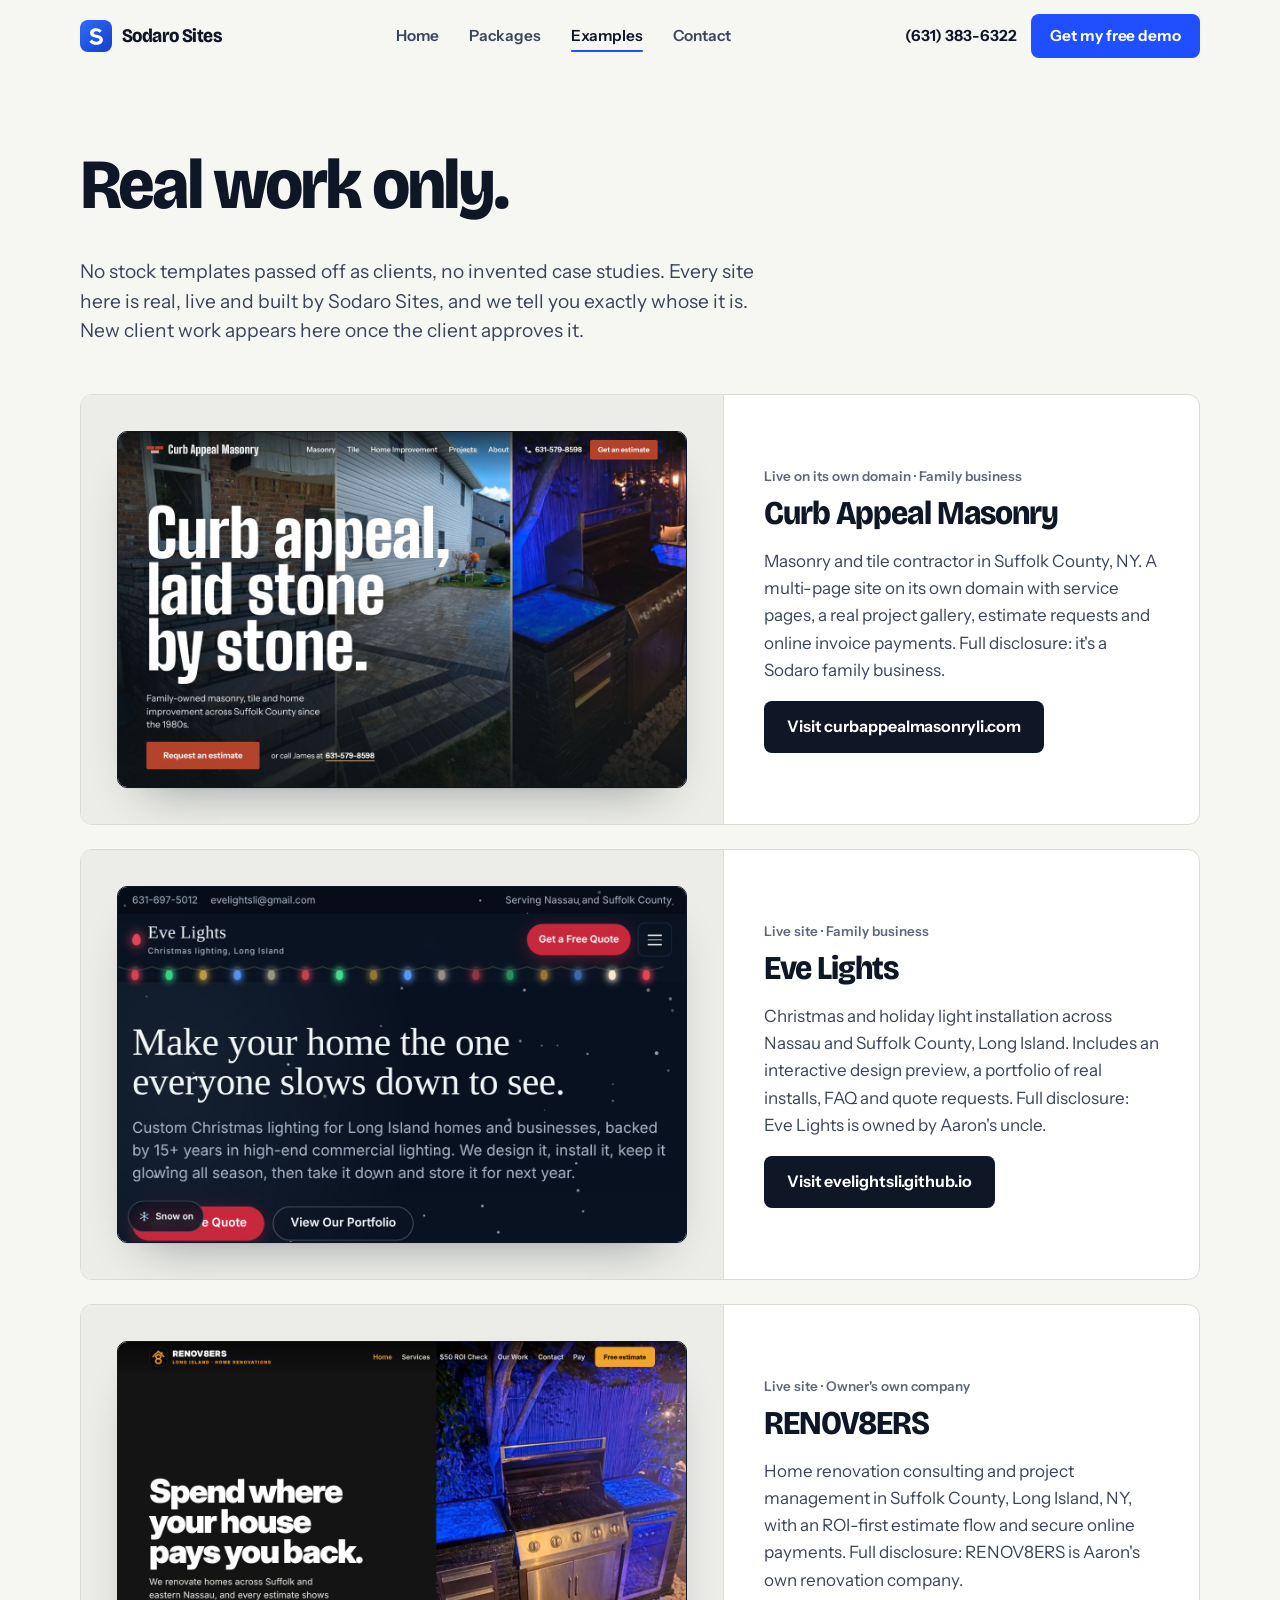
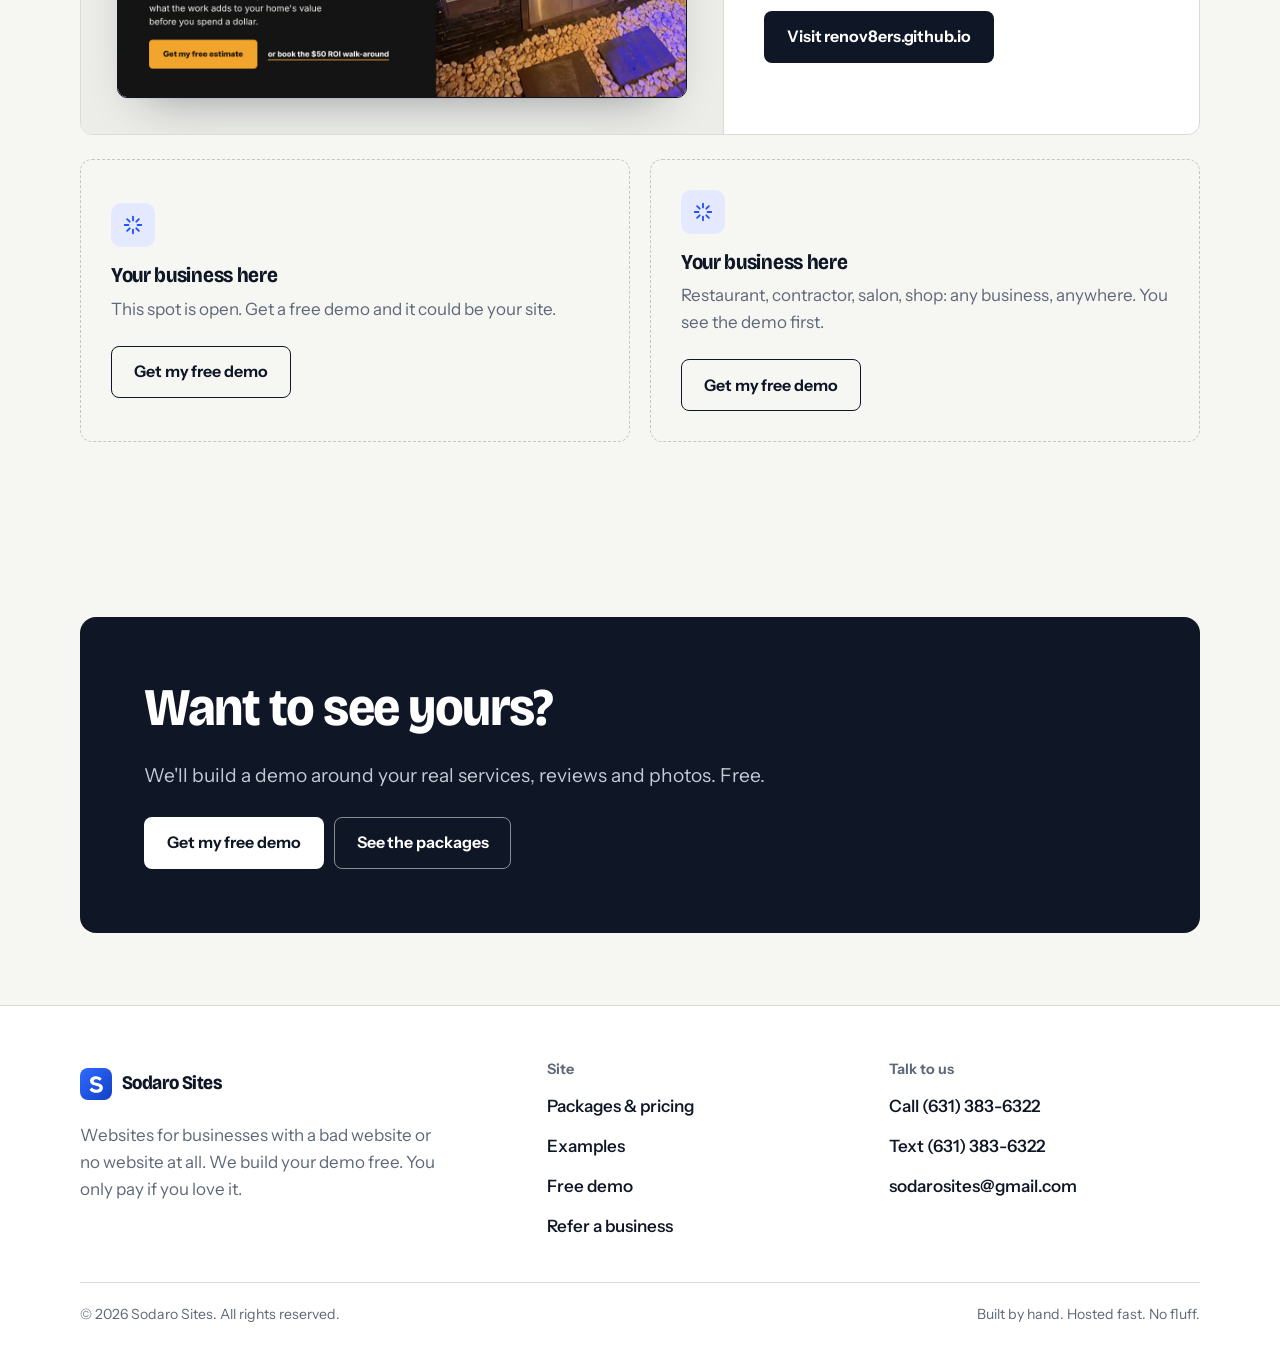
<file: examples.html>
<!doctype html>
<html lang="en" class="no-js">
<head>
<meta charset="utf-8">
<meta name="viewport" content="width=device-width, initial-scale=1, viewport-fit=cover">
<title>Examples — Sodaro Sites</title>
<meta name="description" content="Real work only. See websites built by Sodaro Sites, starting with RENOV8ERS, the owner&#x27;s own renovation company.">
<meta name="robots" content="index, follow">
<link rel="canonical" href="https://sodaro-sites.github.io/examples.html">
<meta name="theme-color" content="#f7f9fc">
<meta name="author" content="Sodaro Sites">
<meta property="og:type" content="website">
<meta property="og:site_name" content="Sodaro Sites">
<meta property="og:title" content="Examples — Sodaro Sites">
<meta property="og:description" content="Real work only. See websites built by Sodaro Sites, starting with RENOV8ERS, the owner&#x27;s own renovation company.">
<meta property="og:url" content="https://sodaro-sites.github.io/examples.html">
<meta property="og:image" content="https://sodaro-sites.github.io/assets/img/og.png">
<meta property="og:image:width" content="1200">
<meta property="og:image:height" content="630">
<meta property="og:image:alt" content="Sodaro Sites — No website? Bad website? Fixed.">
<meta name="twitter:card" content="summary_large_image">
<meta name="twitter:title" content="Examples — Sodaro Sites">
<meta name="twitter:description" content="Real work only. See websites built by Sodaro Sites, starting with RENOV8ERS, the owner&#x27;s own renovation company.">
<meta name="twitter:image" content="https://sodaro-sites.github.io/assets/img/og.png">
<link rel="icon" href="favicon.svg" type="image/svg+xml">
<link rel="apple-touch-icon" href="assets/img/apple-touch-icon.png">
<link rel="preload" href="assets/fonts/bricolage-grotesque.woff" as="font" type="font/woff" crossorigin>
<link rel="stylesheet" href="assets/css/site.css">
</head>
<body>
<a class="skip" href="#main">Skip to content</a>
<header class="site-header">
  <div class="wrap nav">
    <a class="brand" href="index.html" aria-label="Sodaro Sites home"><svg class="brand-mark" viewBox="0 0 64 64" aria-hidden="true"><defs><linearGradient id="bm" x1="0" y1="0" x2="1" y2="1"><stop offset="0" stop-color="#2f6bff"/><stop offset="1" stop-color="#1240c4"/></linearGradient></defs><rect width="64" height="64" rx="16" fill="url(#bm)"/><path d="M43.5 21.5c-2.6-3.1-6.6-4.9-11.4-4.9-7.1 0-12 3.9-12 9.5 0 5.4 4 7.6 10.6 9.1l3.1.7c3.8.9 5.2 1.9 5.2 3.8 0 2.2-2.4 3.7-6 3.7-3.9 0-7-1.6-9-4.4l-5.2 4.4c3 4 8.1 6.2 14 6.2 7.9 0 13-4 13-10.1 0-5.4-3.6-8-10.6-9.5l-3.1-.7c-3.5-.8-4.9-1.7-4.9-3.4 0-2 2.1-3.3 5.2-3.3 3 0 5.4 1.1 7.1 3.1l4-4.2z" fill="#fff"/></svg><span>Sodaro Sites</span></a>
    <nav aria-label="Main"><ul class="nav-links"><li><a href="index.html">Home</a></li><li><a href="packages.html">Packages</a></li><li><a href="examples.html" aria-current="page">Examples</a></li><li><a href="contact.html">Contact</a></li></ul></nav>
    <div class="nav-cta">
      <a class="nav-phone" href="tel:+16313836322">(631) 383-6322</a>
      <a class="btn btn-primary" href="contact.html#demo">Get my free demo</a>
      <button class="menu-btn" type="button" aria-label="Open menu" aria-expanded="false" aria-controls="mobile-menu"><span></span></button>
    </div>
  </div>
  <div class="mobile-menu" id="mobile-menu">
    <a href="index.html">Home</a><a href="packages.html">Packages</a><a href="examples.html">Examples</a><a href="contact.html">Contact</a>
    <a href="tel:+16313836322">Call (631) 383-6322</a>
    <a class="btn btn-primary btn-block" href="contact.html#demo">Get my free demo</a>
  </div>
</header>
<main id="main">
<section class="page-head">
  <div class="wrap">
    <h1>Real work only.</h1>
    <p class="lede">No stock templates passed off as clients, no invented case studies. Every site here is real, live and built by Sodaro Sites, and we tell you exactly whose it is. New client work appears here once the client approves it.</p>
  </div>
</section>

<section class="section" style="padding-top:12px">
  <div class="wrap" style="display:grid;gap:24px">
    <article class="card example reveal">
      <div class="example-shot"><a href="https://curbappealmasonryli.com" target="_blank" rel="noopener" class="shot-link"><img class="shot" src="assets/img/curbappeal.jpg" width="1280" height="800" loading="lazy" alt="Screenshot of the live Curb Appeal Masonry homepage at curbappealmasonryli.com"></a></div>
      <div class="example-body">
        <span class="label">Live on its own domain · Family business</span>
        <h2 style="font-size:1.8rem">Curb Appeal Masonry</h2>
        <p>Masonry and tile contractor in Suffolk County, NY. A multi-page site on its own domain with service pages, a real project gallery, estimate requests and online invoice payments. Full disclosure: it's a Sodaro family business.</p>
        <div class="btn-row">
          <a class="btn btn-dark" href="https://curbappealmasonryli.com" rel="noopener" target="_blank">Visit curbappealmasonryli.com</a>
        </div>
      </div>
    </article>

    <article class="card example reveal">
      <div class="example-shot"><a href="https://evelightsli.github.io" target="_blank" rel="noopener" class="shot-link"><img class="shot" src="assets/img/evelights.jpg" width="1280" height="800" loading="lazy" alt="Screenshot of the live Eve Lights homepage at evelightsli.github.io"></a></div>
      <div class="example-body">
        <span class="label">Live site · Family business</span>
        <h2 style="font-size:1.8rem">Eve Lights</h2>
        <p>Christmas and holiday light installation across Nassau and Suffolk County, Long Island. Includes an interactive design preview, a portfolio of real installs, FAQ and quote requests. Full disclosure: Eve Lights is owned by Aaron's uncle.</p>
        <div class="btn-row">
          <a class="btn btn-dark" href="https://evelightsli.github.io" rel="noopener" target="_blank">Visit evelightsli.github.io</a>
        </div>
      </div>
    </article>

    <article class="card example reveal">
      <div class="example-shot"><a href="https://renov8ers.github.io" target="_blank" rel="noopener" class="shot-link"><img class="shot" src="assets/img/renov8ers.jpg" width="1280" height="800" loading="lazy" alt="Screenshot of the live RENOV8ERS homepage at renov8ers.github.io"></a></div>
      <div class="example-body">
        <span class="label">Live site · Owner's own company</span>
        <h2 style="font-size:1.8rem">RENOV8ERS</h2>
        <p>Home renovation consulting and project management in Suffolk County, Long Island, NY, with an ROI-first estimate flow and secure online payments. Full disclosure: RENOV8ERS is Aaron's own renovation company.</p>
        <div class="btn-row">
          <a class="btn btn-dark" href="https://renov8ers.github.io" rel="noopener" target="_blank">Visit renov8ers.github.io</a>
        </div>
      </div>
    </article>

    <div class="grid grid-2">
      <div class="card slot reveal">
        <div class="icon"><svg viewBox="0 0 24 24" fill="none" stroke="currentColor" stroke-width="2" stroke-linecap="round" stroke-linejoin="round" aria-hidden="true"><path d="M12 3v4M12 17v4M3 12h4M17 12h4M5.6 5.6l2.8 2.8M15.6 15.6l2.8 2.8M5.6 18.4l2.8-2.8M15.6 8.4l2.8-2.8"/></svg></div>
        <h3>Your business here</h3>
        <p class="muted">This spot is open. Get a free demo and it could be your site.</p>
        <a class="btn btn-ghost" href="contact.html#demo">Get my free demo</a>
      </div>
      <div class="card slot reveal">
        <div class="icon"><svg viewBox="0 0 24 24" fill="none" stroke="currentColor" stroke-width="2" stroke-linecap="round" stroke-linejoin="round" aria-hidden="true"><path d="M12 3v4M12 17v4M3 12h4M17 12h4M5.6 5.6l2.8 2.8M15.6 15.6l2.8 2.8M5.6 18.4l2.8-2.8M15.6 8.4l2.8-2.8"/></svg></div>
        <h3>Your business here</h3>
        <p class="muted">Restaurant, contractor, salon, shop: any business, anywhere. You see the demo first.</p>
        <a class="btn btn-ghost" href="contact.html#demo">Get my free demo</a>
      </div>
    </div>
  </div>
</section>

<section class="section tight">
  <div class="wrap">
    <div class="cta-band reveal">
      <h2>Want to see yours?</h2>
      <p class="lede">We'll build a demo around your real services, reviews and photos. Free.</p>
      <div class="btn-row">
        <a class="btn btn-primary" href="contact.html#demo">Get my free demo</a>
        <a class="btn btn-ghost" href="packages.html">See the packages</a>
      </div>
    </div>
  </div>
</section>

</main>
<footer class="site-footer">
  <div class="wrap">
    <div class="footer-grid">
      <div>
        <a class="brand" href="index.html" aria-label="Sodaro Sites home"><svg class="brand-mark" viewBox="0 0 64 64" aria-hidden="true"><defs><linearGradient id="bm" x1="0" y1="0" x2="1" y2="1"><stop offset="0" stop-color="#2f6bff"/><stop offset="1" stop-color="#1240c4"/></linearGradient></defs><rect width="64" height="64" rx="16" fill="url(#bm)"/><path d="M43.5 21.5c-2.6-3.1-6.6-4.9-11.4-4.9-7.1 0-12 3.9-12 9.5 0 5.4 4 7.6 10.6 9.1l3.1.7c3.8.9 5.2 1.9 5.2 3.8 0 2.2-2.4 3.7-6 3.7-3.9 0-7-1.6-9-4.4l-5.2 4.4c3 4 8.1 6.2 14 6.2 7.9 0 13-4 13-10.1 0-5.4-3.6-8-10.6-9.5l-3.1-.7c-3.5-.8-4.9-1.7-4.9-3.4 0-2 2.1-3.3 5.2-3.3 3 0 5.4 1.1 7.1 3.1l4-4.2z" fill="#fff"/></svg><span>Sodaro Sites</span></a>
        <p class="muted" style="margin-top:14px;max-width:360px">Websites for businesses with a bad website or no website at all. We build your demo free. You only pay if you love it.</p>
      </div>
      <div>
        <h4>Site</h4>
        <ul>
          <li><a href="packages.html">Packages &amp; pricing</a></li>
          <li><a href="examples.html">Examples</a></li>
          <li><a href="contact.html#demo">Free demo</a></li>
          <li><a href="contact.html#refer">Refer a business</a></li>
        </ul>
      </div>
      <div>
        <h4>Talk to us</h4>
        <ul>
          <li><a href="tel:+16313836322">Call (631) 383-6322</a></li>
          <li><a href="sms:+16313836322">Text (631) 383-6322</a></li>
          <li><a href="mailto:sodarosites@gmail.com">sodarosites@gmail.com</a></li>
        </ul>
      </div>
    </div>
    <div class="footer-base">
      <span>&copy; <span data-year>2026</span> Sodaro Sites. All rights reserved.</span>
      <span>Built by hand. Hosted fast. No fluff.</span>
    </div>
  </div>
</footer>
<nav class="callbar" aria-label="Quick contact">
  <a class="cb-call" href="tel:+16313836322"><svg viewBox="0 0 24 24" fill="none" stroke="currentColor" stroke-width="2" stroke-linecap="round" stroke-linejoin="round" aria-hidden="true"><path d="M22 16.9v3a2 2 0 0 1-2.2 2 19.8 19.8 0 0 1-8.6-3.1 19.5 19.5 0 0 1-6-6A19.8 19.8 0 0 1 2.1 4.2 2 2 0 0 1 4.1 2h3a2 2 0 0 1 2 1.7c.1 1 .4 1.9.7 2.8a2 2 0 0 1-.5 2.1L8 9.9a16 16 0 0 0 6 6l1.3-1.3a2 2 0 0 1 2.1-.4c.9.3 1.8.6 2.8.7a2 2 0 0 1 1.7 2z"/></svg>Call</a>
  <a class="cb-text" href="sms:+16313836322"><svg viewBox="0 0 24 24" fill="none" stroke="currentColor" stroke-width="2" stroke-linecap="round" stroke-linejoin="round" aria-hidden="true"><path d="M21 15a2 2 0 0 1-2 2H7l-4 4V5a2 2 0 0 1 2-2h14a2 2 0 0 1 2 2z"/></svg>Text</a>
  <a class="cb-demo" href="contact.html#demo">Free demo</a>
</nav>
<script src="assets/js/site.js"></script>
</body>
</html>
</file>
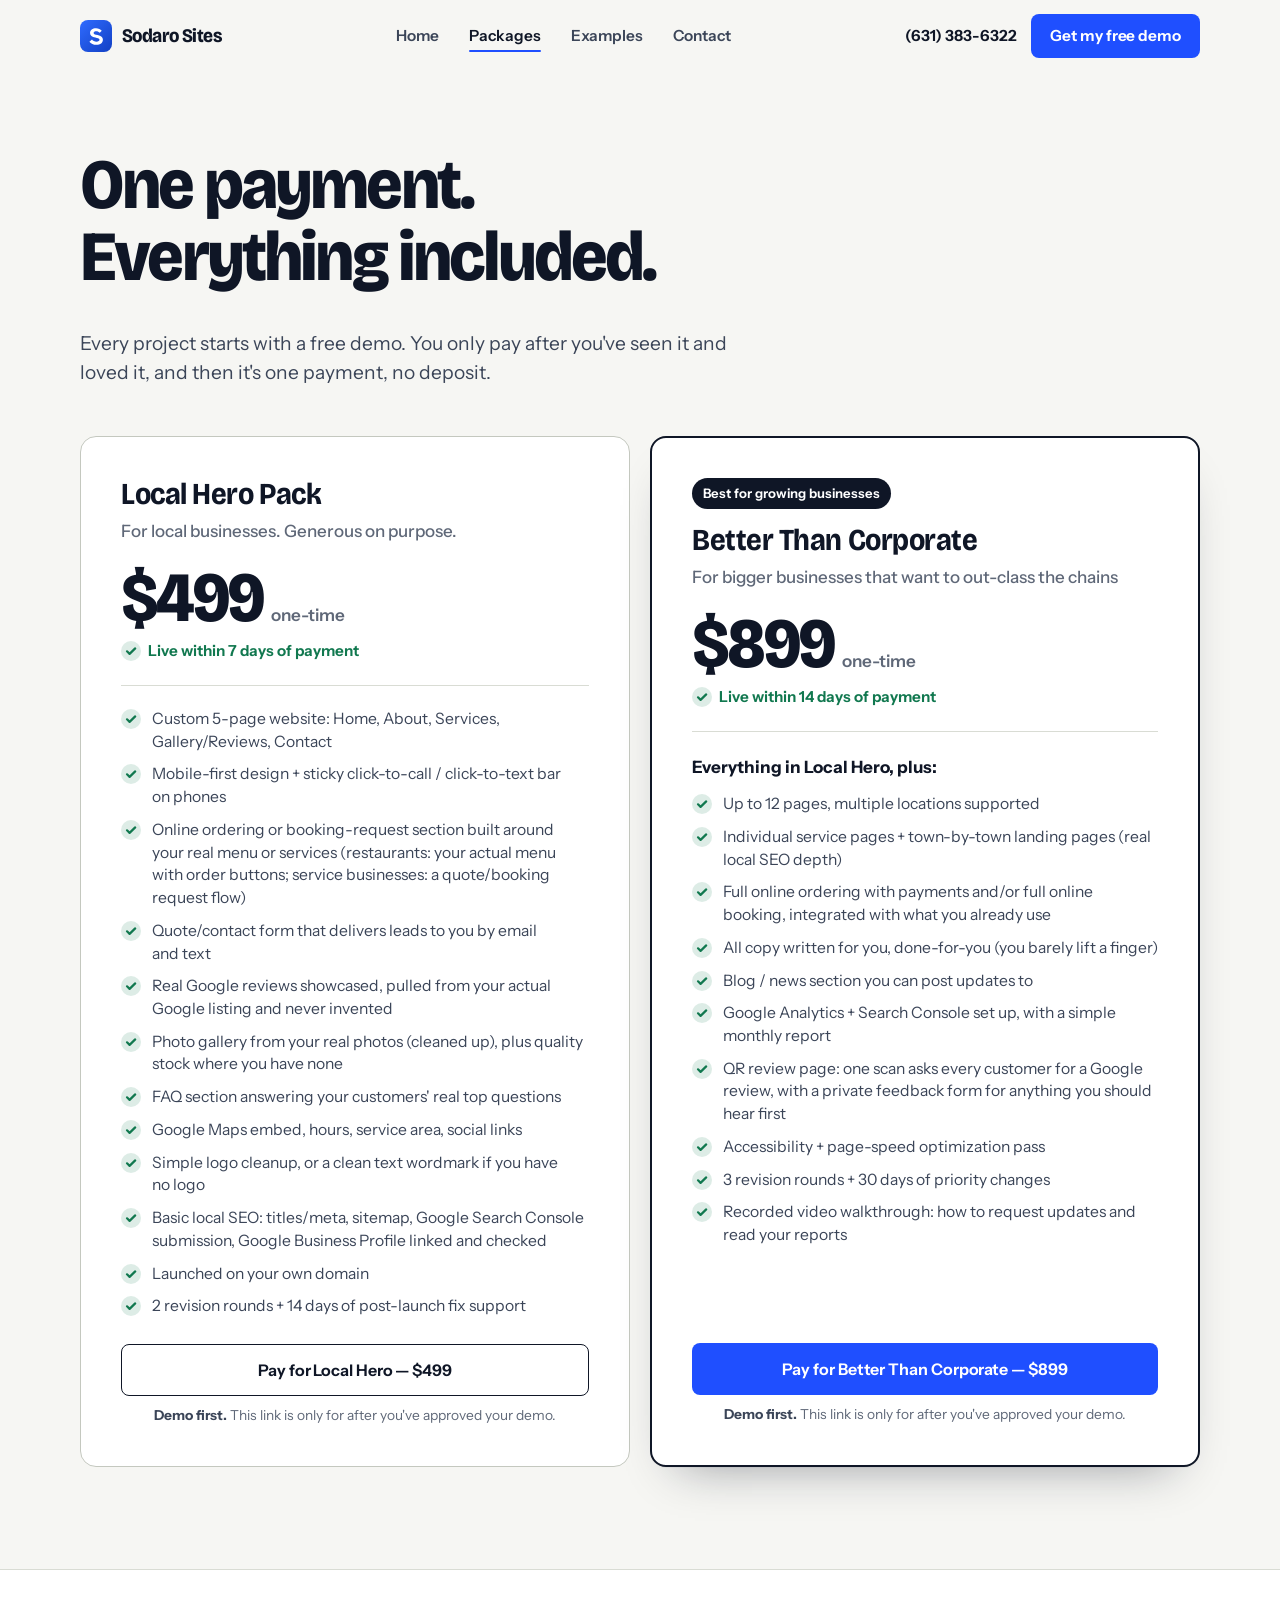
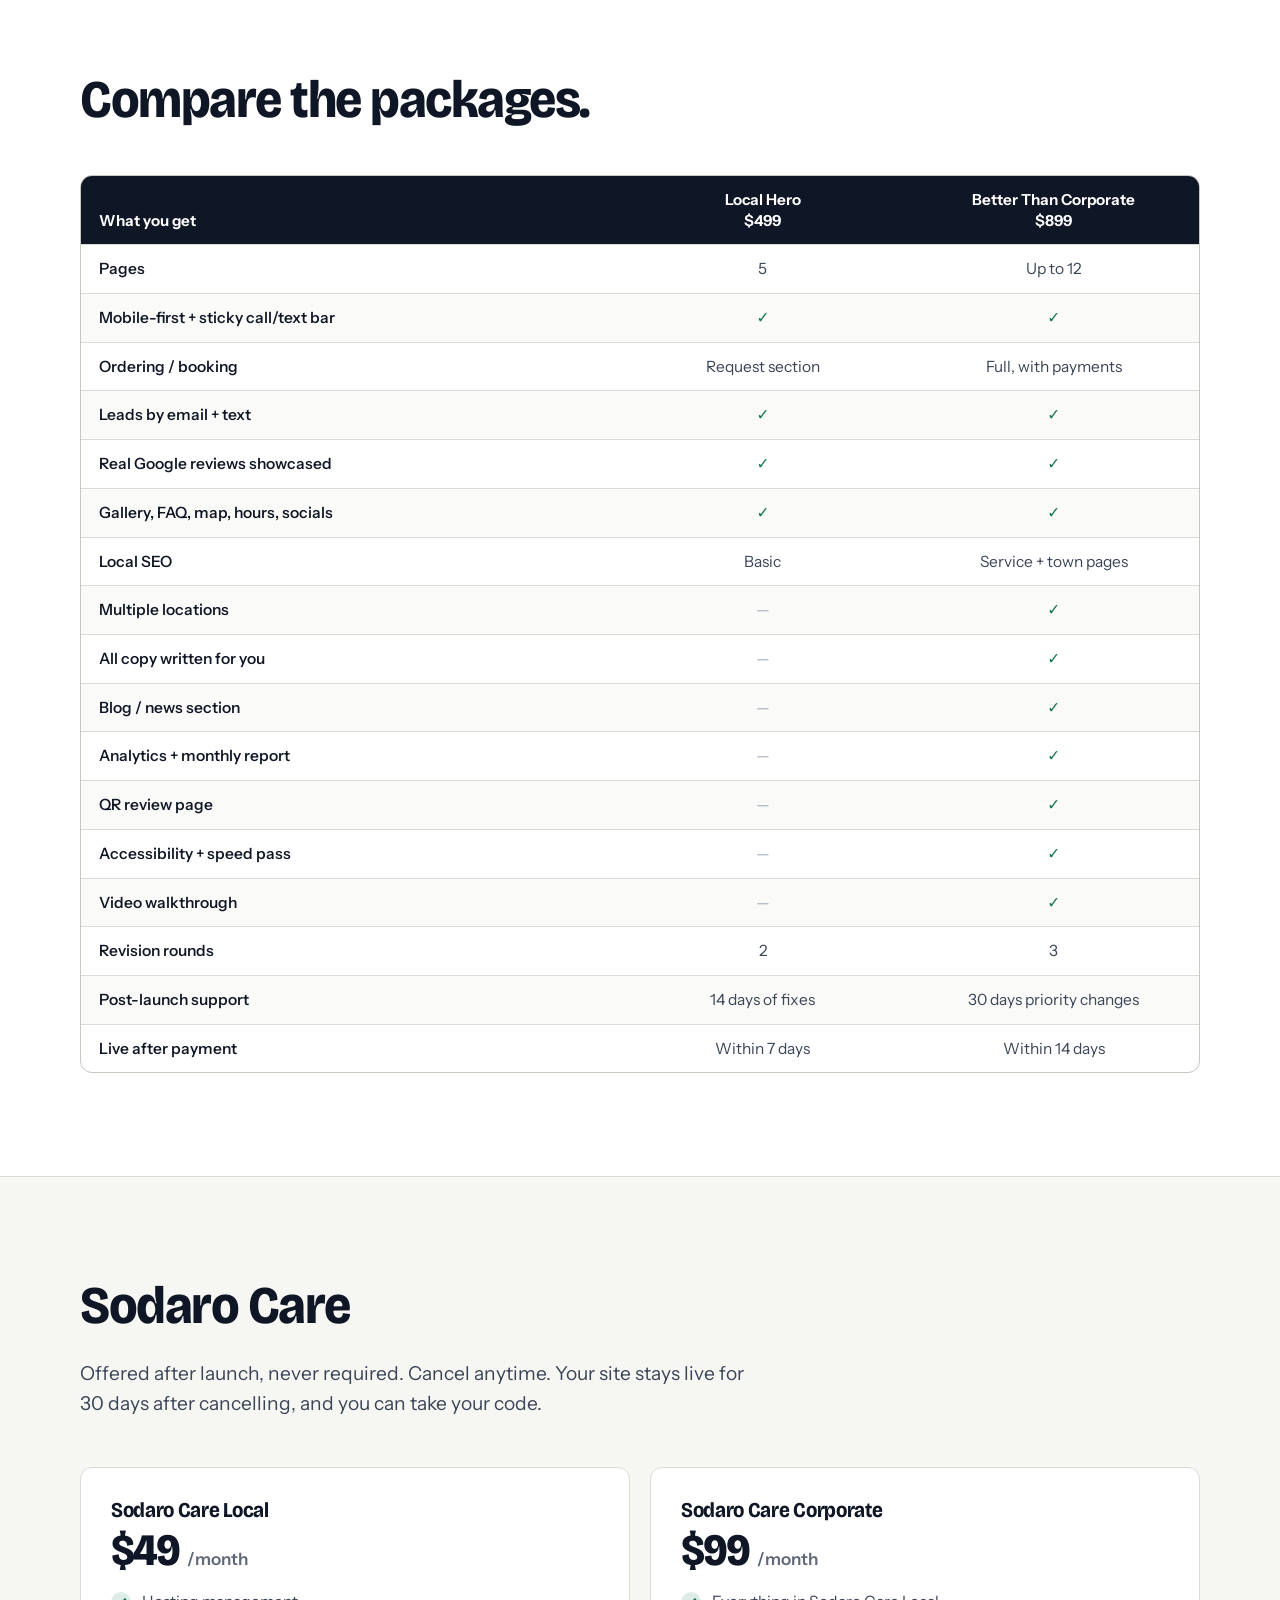
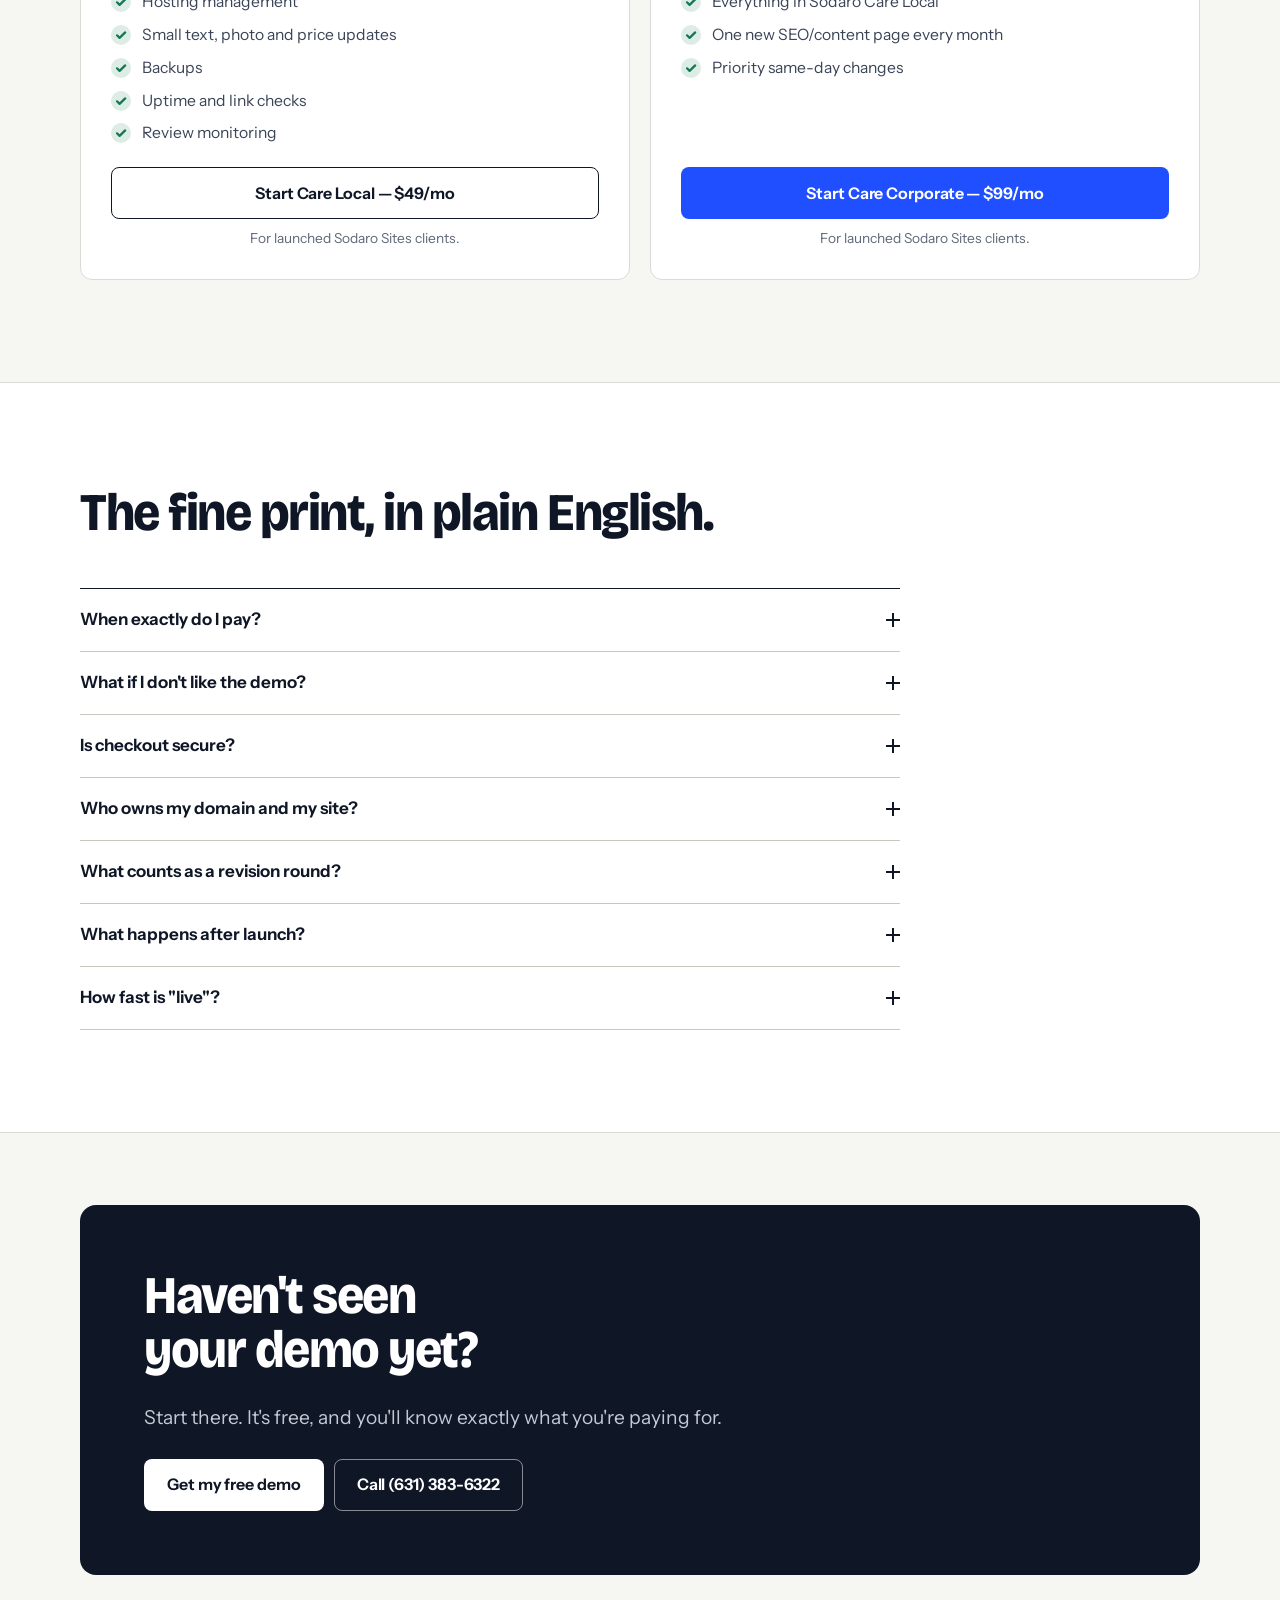
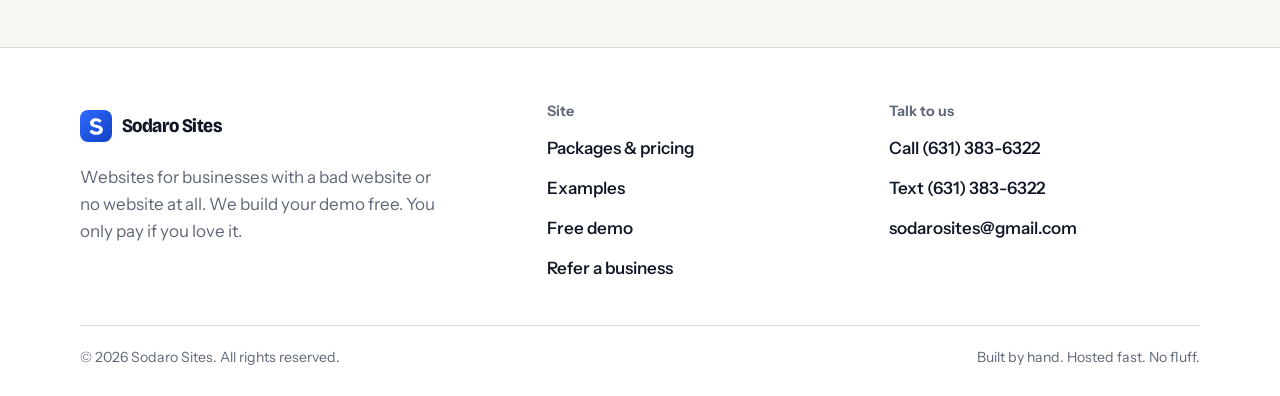
<file: packages.html>
<!doctype html>
<html lang="en" class="no-js">
<head>
<meta charset="utf-8">
<meta name="viewport" content="width=device-width, initial-scale=1, viewport-fit=cover">
<title>Packages &amp; Pricing — Sodaro Sites</title>
<meta name="description" content="Local Hero Pack $499 or Better Than Corporate $899, one payment, no deposit. Free demo first, and you only pay after you approve it. Optional Sodaro Care plans.">
<meta name="robots" content="index, follow">
<link rel="canonical" href="https://sodaro-sites.github.io/packages.html">
<meta name="theme-color" content="#f7f9fc">
<meta name="author" content="Sodaro Sites">
<meta property="og:type" content="website">
<meta property="og:site_name" content="Sodaro Sites">
<meta property="og:title" content="Packages &amp; Pricing — Sodaro Sites">
<meta property="og:description" content="Local Hero Pack $499 or Better Than Corporate $899, one payment, no deposit. Free demo first, and you only pay after you approve it. Optional Sodaro Care plans.">
<meta property="og:url" content="https://sodaro-sites.github.io/packages.html">
<meta property="og:image" content="https://sodaro-sites.github.io/assets/img/og.png">
<meta property="og:image:width" content="1200">
<meta property="og:image:height" content="630">
<meta property="og:image:alt" content="Sodaro Sites — No website? Bad website? Fixed.">
<meta name="twitter:card" content="summary_large_image">
<meta name="twitter:title" content="Packages &amp; Pricing — Sodaro Sites">
<meta name="twitter:description" content="Local Hero Pack $499 or Better Than Corporate $899, one payment, no deposit. Free demo first, and you only pay after you approve it. Optional Sodaro Care plans.">
<meta name="twitter:image" content="https://sodaro-sites.github.io/assets/img/og.png">
<link rel="icon" href="favicon.svg" type="image/svg+xml">
<link rel="apple-touch-icon" href="assets/img/apple-touch-icon.png">
<link rel="preload" href="assets/fonts/bricolage-grotesque.woff" as="font" type="font/woff" crossorigin>
<link rel="stylesheet" href="assets/css/site.css">
</head>
<body>
<a class="skip" href="#main">Skip to content</a>
<header class="site-header">
  <div class="wrap nav">
    <a class="brand" href="index.html" aria-label="Sodaro Sites home"><svg class="brand-mark" viewBox="0 0 64 64" aria-hidden="true"><defs><linearGradient id="bm" x1="0" y1="0" x2="1" y2="1"><stop offset="0" stop-color="#2f6bff"/><stop offset="1" stop-color="#1240c4"/></linearGradient></defs><rect width="64" height="64" rx="16" fill="url(#bm)"/><path d="M43.5 21.5c-2.6-3.1-6.6-4.9-11.4-4.9-7.1 0-12 3.9-12 9.5 0 5.4 4 7.6 10.6 9.1l3.1.7c3.8.9 5.2 1.9 5.2 3.8 0 2.2-2.4 3.7-6 3.7-3.9 0-7-1.6-9-4.4l-5.2 4.4c3 4 8.1 6.2 14 6.2 7.9 0 13-4 13-10.1 0-5.4-3.6-8-10.6-9.5l-3.1-.7c-3.5-.8-4.9-1.7-4.9-3.4 0-2 2.1-3.3 5.2-3.3 3 0 5.4 1.1 7.1 3.1l4-4.2z" fill="#fff"/></svg><span>Sodaro Sites</span></a>
    <nav aria-label="Main"><ul class="nav-links"><li><a href="index.html">Home</a></li><li><a href="packages.html" aria-current="page">Packages</a></li><li><a href="examples.html">Examples</a></li><li><a href="contact.html">Contact</a></li></ul></nav>
    <div class="nav-cta">
      <a class="nav-phone" href="tel:+16313836322">(631) 383-6322</a>
      <a class="btn btn-primary" href="contact.html#demo">Get my free demo</a>
      <button class="menu-btn" type="button" aria-label="Open menu" aria-expanded="false" aria-controls="mobile-menu"><span></span></button>
    </div>
  </div>
  <div class="mobile-menu" id="mobile-menu">
    <a href="index.html">Home</a><a href="packages.html">Packages</a><a href="examples.html">Examples</a><a href="contact.html">Contact</a>
    <a href="tel:+16313836322">Call (631) 383-6322</a>
    <a class="btn btn-primary btn-block" href="contact.html#demo">Get my free demo</a>
  </div>
</header>
<main id="main">
<section class="page-head">
  <div class="wrap">
    <h1>One payment. Everything included.</h1>
    <p class="lede">Every project starts with a free demo. You only pay after you've seen it and loved it, and then it's one payment, no deposit.</p>
  </div>
</section>

<section class="section" style="padding-top:12px">
  <div class="wrap">
    <div class="pricing">
      <article class="plan" id="local-hero">
        <h3>Local Hero Pack</h3>
        <p class="for">For local businesses. Generous on purpose.</p>
        <div class="price"><strong>$499</strong><span>one-time</span></div>
        <div class="speed"><svg class="tick" viewBox="0 0 20 20" fill="none" aria-hidden="true"><circle cx="10" cy="10" r="10" fill="currentColor" opacity=".14"/><path d="M6 10.3l2.6 2.6L14.2 7.4" stroke="currentColor" stroke-width="2.2" stroke-linecap="round" stroke-linejoin="round"/></svg> Live within 7 days of payment</div>
        <ul class="checklist">
          <li><svg class="tick" viewBox="0 0 20 20" fill="none" aria-hidden="true"><circle cx="10" cy="10" r="10" fill="currentColor" opacity=".14"/><path d="M6 10.3l2.6 2.6L14.2 7.4" stroke="currentColor" stroke-width="2.2" stroke-linecap="round" stroke-linejoin="round"/></svg><span>Custom 5-page website: Home, About, Services, Gallery/Reviews, Contact</span></li>
          <li><svg class="tick" viewBox="0 0 20 20" fill="none" aria-hidden="true"><circle cx="10" cy="10" r="10" fill="currentColor" opacity=".14"/><path d="M6 10.3l2.6 2.6L14.2 7.4" stroke="currentColor" stroke-width="2.2" stroke-linecap="round" stroke-linejoin="round"/></svg><span>Mobile-first design + sticky click-to-call / click-to-text bar on phones</span></li>
          <li><svg class="tick" viewBox="0 0 20 20" fill="none" aria-hidden="true"><circle cx="10" cy="10" r="10" fill="currentColor" opacity=".14"/><path d="M6 10.3l2.6 2.6L14.2 7.4" stroke="currentColor" stroke-width="2.2" stroke-linecap="round" stroke-linejoin="round"/></svg><span>Online ordering or booking-request section built around your real menu or services (restaurants: your actual menu with order buttons; service businesses: a quote/booking request flow)</span></li>
          <li><svg class="tick" viewBox="0 0 20 20" fill="none" aria-hidden="true"><circle cx="10" cy="10" r="10" fill="currentColor" opacity=".14"/><path d="M6 10.3l2.6 2.6L14.2 7.4" stroke="currentColor" stroke-width="2.2" stroke-linecap="round" stroke-linejoin="round"/></svg><span>Quote/contact form that delivers leads to you by email and text</span></li>
          <li><svg class="tick" viewBox="0 0 20 20" fill="none" aria-hidden="true"><circle cx="10" cy="10" r="10" fill="currentColor" opacity=".14"/><path d="M6 10.3l2.6 2.6L14.2 7.4" stroke="currentColor" stroke-width="2.2" stroke-linecap="round" stroke-linejoin="round"/></svg><span>Real Google reviews showcased, pulled from your actual Google listing and never invented</span></li>
          <li><svg class="tick" viewBox="0 0 20 20" fill="none" aria-hidden="true"><circle cx="10" cy="10" r="10" fill="currentColor" opacity=".14"/><path d="M6 10.3l2.6 2.6L14.2 7.4" stroke="currentColor" stroke-width="2.2" stroke-linecap="round" stroke-linejoin="round"/></svg><span>Photo gallery from your real photos (cleaned up), plus quality stock where you have none</span></li>
          <li><svg class="tick" viewBox="0 0 20 20" fill="none" aria-hidden="true"><circle cx="10" cy="10" r="10" fill="currentColor" opacity=".14"/><path d="M6 10.3l2.6 2.6L14.2 7.4" stroke="currentColor" stroke-width="2.2" stroke-linecap="round" stroke-linejoin="round"/></svg><span>FAQ section answering your customers' real top questions</span></li>
          <li><svg class="tick" viewBox="0 0 20 20" fill="none" aria-hidden="true"><circle cx="10" cy="10" r="10" fill="currentColor" opacity=".14"/><path d="M6 10.3l2.6 2.6L14.2 7.4" stroke="currentColor" stroke-width="2.2" stroke-linecap="round" stroke-linejoin="round"/></svg><span>Google Maps embed, hours, service area, social links</span></li>
          <li><svg class="tick" viewBox="0 0 20 20" fill="none" aria-hidden="true"><circle cx="10" cy="10" r="10" fill="currentColor" opacity=".14"/><path d="M6 10.3l2.6 2.6L14.2 7.4" stroke="currentColor" stroke-width="2.2" stroke-linecap="round" stroke-linejoin="round"/></svg><span>Simple logo cleanup, or a clean text wordmark if you have no logo</span></li>
          <li><svg class="tick" viewBox="0 0 20 20" fill="none" aria-hidden="true"><circle cx="10" cy="10" r="10" fill="currentColor" opacity=".14"/><path d="M6 10.3l2.6 2.6L14.2 7.4" stroke="currentColor" stroke-width="2.2" stroke-linecap="round" stroke-linejoin="round"/></svg><span>Basic local SEO: titles/meta, sitemap, Google Search Console submission, Google Business Profile linked and checked</span></li>
          <li><svg class="tick" viewBox="0 0 20 20" fill="none" aria-hidden="true"><circle cx="10" cy="10" r="10" fill="currentColor" opacity=".14"/><path d="M6 10.3l2.6 2.6L14.2 7.4" stroke="currentColor" stroke-width="2.2" stroke-linecap="round" stroke-linejoin="round"/></svg><span>Launched on your own domain</span></li>
          <li><svg class="tick" viewBox="0 0 20 20" fill="none" aria-hidden="true"><circle cx="10" cy="10" r="10" fill="currentColor" opacity=".14"/><path d="M6 10.3l2.6 2.6L14.2 7.4" stroke="currentColor" stroke-width="2.2" stroke-linecap="round" stroke-linejoin="round"/></svg><span>2 revision rounds + 14 days of post-launch fix support</span></li>
        </ul>
        <div class="actions">
          <a class="btn btn-ghost btn-block" data-buy="localHero" href="contact.html?package=localHero#demo">Pay for Local Hero — $499</a>
          <p class="buy-note"><strong>Demo first.</strong> This link is only for after you've approved your demo.</p>
          <p class="buy-note buy-fallback" hidden>Online checkout is being set up. Tap above and we'll send your secure payment link directly.</p>
        </div>
      </article>

      <article class="plan featured" id="corporate">
        <span class="badge">Best for growing businesses</span>
        <h3>Better Than Corporate</h3>
        <p class="for">For bigger businesses that want to out-class the chains</p>
        <div class="price"><strong>$899</strong><span>one-time</span></div>
        <div class="speed"><svg class="tick" viewBox="0 0 20 20" fill="none" aria-hidden="true"><circle cx="10" cy="10" r="10" fill="currentColor" opacity=".14"/><path d="M6 10.3l2.6 2.6L14.2 7.4" stroke="currentColor" stroke-width="2.2" stroke-linecap="round" stroke-linejoin="round"/></svg> Live within 14 days of payment</div>
        <p class="includes-note">Everything in Local Hero, plus:</p>
        <ul class="checklist">
          <li><svg class="tick" viewBox="0 0 20 20" fill="none" aria-hidden="true"><circle cx="10" cy="10" r="10" fill="currentColor" opacity=".14"/><path d="M6 10.3l2.6 2.6L14.2 7.4" stroke="currentColor" stroke-width="2.2" stroke-linecap="round" stroke-linejoin="round"/></svg><span>Up to 12 pages, multiple locations supported</span></li>
          <li><svg class="tick" viewBox="0 0 20 20" fill="none" aria-hidden="true"><circle cx="10" cy="10" r="10" fill="currentColor" opacity=".14"/><path d="M6 10.3l2.6 2.6L14.2 7.4" stroke="currentColor" stroke-width="2.2" stroke-linecap="round" stroke-linejoin="round"/></svg><span>Individual service pages + town-by-town landing pages (real local SEO depth)</span></li>
          <li><svg class="tick" viewBox="0 0 20 20" fill="none" aria-hidden="true"><circle cx="10" cy="10" r="10" fill="currentColor" opacity=".14"/><path d="M6 10.3l2.6 2.6L14.2 7.4" stroke="currentColor" stroke-width="2.2" stroke-linecap="round" stroke-linejoin="round"/></svg><span>Full online ordering with payments and/or full online booking, integrated with what you already use</span></li>
          <li><svg class="tick" viewBox="0 0 20 20" fill="none" aria-hidden="true"><circle cx="10" cy="10" r="10" fill="currentColor" opacity=".14"/><path d="M6 10.3l2.6 2.6L14.2 7.4" stroke="currentColor" stroke-width="2.2" stroke-linecap="round" stroke-linejoin="round"/></svg><span>All copy written for you, done-for-you (you barely lift a finger)</span></li>
          <li><svg class="tick" viewBox="0 0 20 20" fill="none" aria-hidden="true"><circle cx="10" cy="10" r="10" fill="currentColor" opacity=".14"/><path d="M6 10.3l2.6 2.6L14.2 7.4" stroke="currentColor" stroke-width="2.2" stroke-linecap="round" stroke-linejoin="round"/></svg><span>Blog / news section you can post updates to</span></li>
          <li><svg class="tick" viewBox="0 0 20 20" fill="none" aria-hidden="true"><circle cx="10" cy="10" r="10" fill="currentColor" opacity=".14"/><path d="M6 10.3l2.6 2.6L14.2 7.4" stroke="currentColor" stroke-width="2.2" stroke-linecap="round" stroke-linejoin="round"/></svg><span>Google Analytics + Search Console set up, with a simple monthly report</span></li>
          <li><svg class="tick" viewBox="0 0 20 20" fill="none" aria-hidden="true"><circle cx="10" cy="10" r="10" fill="currentColor" opacity=".14"/><path d="M6 10.3l2.6 2.6L14.2 7.4" stroke="currentColor" stroke-width="2.2" stroke-linecap="round" stroke-linejoin="round"/></svg><span>QR review page: one scan asks every customer for a Google review, with a private feedback form for anything you should hear first</span></li>
          <li><svg class="tick" viewBox="0 0 20 20" fill="none" aria-hidden="true"><circle cx="10" cy="10" r="10" fill="currentColor" opacity=".14"/><path d="M6 10.3l2.6 2.6L14.2 7.4" stroke="currentColor" stroke-width="2.2" stroke-linecap="round" stroke-linejoin="round"/></svg><span>Accessibility + page-speed optimization pass</span></li>
          <li><svg class="tick" viewBox="0 0 20 20" fill="none" aria-hidden="true"><circle cx="10" cy="10" r="10" fill="currentColor" opacity=".14"/><path d="M6 10.3l2.6 2.6L14.2 7.4" stroke="currentColor" stroke-width="2.2" stroke-linecap="round" stroke-linejoin="round"/></svg><span>3 revision rounds + 30 days of priority changes</span></li>
          <li><svg class="tick" viewBox="0 0 20 20" fill="none" aria-hidden="true"><circle cx="10" cy="10" r="10" fill="currentColor" opacity=".14"/><path d="M6 10.3l2.6 2.6L14.2 7.4" stroke="currentColor" stroke-width="2.2" stroke-linecap="round" stroke-linejoin="round"/></svg><span>Recorded video walkthrough: how to request updates and read your reports</span></li>
        </ul>
        <div class="actions">
          <a class="btn btn-primary btn-block" data-buy="corporate" href="contact.html?package=corporate#demo">Pay for Better Than Corporate — $899</a>
          <p class="buy-note"><strong>Demo first.</strong> This link is only for after you've approved your demo.</p>
          <p class="buy-note buy-fallback" hidden>Online checkout is being set up. Tap above and we'll send your secure payment link directly.</p>
        </div>
      </article>
    </div>
  </div>
</section>

<section class="section alt">
  <div class="wrap">
    <div class="head reveal">
      <h2>Compare the packages.</h2>
    </div>
    <div class="table-wrap reveal">
      <table class="compare-table">
        <thead>
          <tr><th scope="col">What you get</th><th scope="col">Local Hero<br>$499</th><th scope="col">Better Than Corporate<br>$899</th></tr>
        </thead>
        <tbody>
          <tr><td>Pages</td><td>5</td><td>Up to 12</td></tr>
          <tr><td>Mobile-first + sticky call/text bar</td><td class="yes">✓</td><td class="yes">✓</td></tr>
          <tr><td>Ordering / booking</td><td>Request section</td><td>Full, with payments</td></tr>
          <tr><td>Leads by email + text</td><td class="yes">✓</td><td class="yes">✓</td></tr>
          <tr><td>Real Google reviews showcased</td><td class="yes">✓</td><td class="yes">✓</td></tr>
          <tr><td>Gallery, FAQ, map, hours, socials</td><td class="yes">✓</td><td class="yes">✓</td></tr>
          <tr><td>Local SEO</td><td>Basic</td><td>Service + town pages</td></tr>
          <tr><td>Multiple locations</td><td class="no">—</td><td class="yes">✓</td></tr>
          <tr><td>All copy written for you</td><td class="no">—</td><td class="yes">✓</td></tr>
          <tr><td>Blog / news section</td><td class="no">—</td><td class="yes">✓</td></tr>
          <tr><td>Analytics + monthly report</td><td class="no">—</td><td class="yes">✓</td></tr>
          <tr><td>QR review page</td><td class="no">—</td><td class="yes">✓</td></tr>
          <tr><td>Accessibility + speed pass</td><td class="no">—</td><td class="yes">✓</td></tr>
          <tr><td>Video walkthrough</td><td class="no">—</td><td class="yes">✓</td></tr>
          <tr><td>Revision rounds</td><td>2</td><td>3</td></tr>
          <tr><td>Post-launch support</td><td>14 days of fixes</td><td>30 days priority changes</td></tr>
          <tr><td>Live after payment</td><td>Within 7 days</td><td>Within 14 days</td></tr>
        </tbody>
      </table>
    </div>
  </div>
</section>

<section class="section" id="care">
  <div class="wrap">
    <div class="head reveal">
      <h2>Sodaro Care</h2>
      <p class="lede">Offered after launch, never required. Cancel anytime. Your site stays live for 30 days after cancelling, and you can take your code.</p>
    </div>
    <div class="care">
      <div class="card reveal">
        <h3>Sodaro Care Local</h3>
        <div class="price"><strong>$49</strong><span>/month</span></div>
        <ul class="checklist">
          <li><svg class="tick" viewBox="0 0 20 20" fill="none" aria-hidden="true"><circle cx="10" cy="10" r="10" fill="currentColor" opacity=".14"/><path d="M6 10.3l2.6 2.6L14.2 7.4" stroke="currentColor" stroke-width="2.2" stroke-linecap="round" stroke-linejoin="round"/></svg><span>Hosting management</span></li>
          <li><svg class="tick" viewBox="0 0 20 20" fill="none" aria-hidden="true"><circle cx="10" cy="10" r="10" fill="currentColor" opacity=".14"/><path d="M6 10.3l2.6 2.6L14.2 7.4" stroke="currentColor" stroke-width="2.2" stroke-linecap="round" stroke-linejoin="round"/></svg><span>Small text, photo and price updates</span></li>
          <li><svg class="tick" viewBox="0 0 20 20" fill="none" aria-hidden="true"><circle cx="10" cy="10" r="10" fill="currentColor" opacity=".14"/><path d="M6 10.3l2.6 2.6L14.2 7.4" stroke="currentColor" stroke-width="2.2" stroke-linecap="round" stroke-linejoin="round"/></svg><span>Backups</span></li>
          <li><svg class="tick" viewBox="0 0 20 20" fill="none" aria-hidden="true"><circle cx="10" cy="10" r="10" fill="currentColor" opacity=".14"/><path d="M6 10.3l2.6 2.6L14.2 7.4" stroke="currentColor" stroke-width="2.2" stroke-linecap="round" stroke-linejoin="round"/></svg><span>Uptime and link checks</span></li>
          <li><svg class="tick" viewBox="0 0 20 20" fill="none" aria-hidden="true"><circle cx="10" cy="10" r="10" fill="currentColor" opacity=".14"/><path d="M6 10.3l2.6 2.6L14.2 7.4" stroke="currentColor" stroke-width="2.2" stroke-linecap="round" stroke-linejoin="round"/></svg><span>Review monitoring</span></li>
        </ul>
        <div class="actions">
          <a class="btn btn-ghost btn-block" data-buy="careLocal" href="contact.html?package=careLocal#demo">Start Care Local — $49/mo</a>
          <p class="buy-note">For launched Sodaro Sites clients.</p>
          <p class="buy-note buy-fallback" hidden>Online signup is being set up. Tap above and we'll send your link directly.</p>
        </div>
      </div>
      <div class="card reveal">
        <h3>Sodaro Care Corporate</h3>
        <div class="price"><strong>$99</strong><span>/month</span></div>
        <ul class="checklist">
          <li><svg class="tick" viewBox="0 0 20 20" fill="none" aria-hidden="true"><circle cx="10" cy="10" r="10" fill="currentColor" opacity=".14"/><path d="M6 10.3l2.6 2.6L14.2 7.4" stroke="currentColor" stroke-width="2.2" stroke-linecap="round" stroke-linejoin="round"/></svg><span>Everything in Sodaro Care Local</span></li>
          <li><svg class="tick" viewBox="0 0 20 20" fill="none" aria-hidden="true"><circle cx="10" cy="10" r="10" fill="currentColor" opacity=".14"/><path d="M6 10.3l2.6 2.6L14.2 7.4" stroke="currentColor" stroke-width="2.2" stroke-linecap="round" stroke-linejoin="round"/></svg><span>One new SEO/content page every month</span></li>
          <li><svg class="tick" viewBox="0 0 20 20" fill="none" aria-hidden="true"><circle cx="10" cy="10" r="10" fill="currentColor" opacity=".14"/><path d="M6 10.3l2.6 2.6L14.2 7.4" stroke="currentColor" stroke-width="2.2" stroke-linecap="round" stroke-linejoin="round"/></svg><span>Priority same-day changes</span></li>
        </ul>
        <div class="actions">
          <a class="btn btn-primary btn-block" data-buy="careCorporate" href="contact.html?package=careCorporate#demo">Start Care Corporate — $99/mo</a>
          <p class="buy-note">For launched Sodaro Sites clients.</p>
          <p class="buy-note buy-fallback" hidden>Online signup is being set up. Tap above and we'll send your link directly.</p>
        </div>
      </div>
    </div>
  </div>
</section>

<section class="section alt" id="faq">
  <div class="wrap">
    <div class="head reveal">
      <h2>The fine print, in plain English.</h2>
    </div>
    <div class="faq">
      <details>
        <summary>When exactly do I pay?</summary>
        <p>After you've seen your free demo and told us you love it. Then you pay the full package price once through the secure Stripe link above. There's no deposit and nothing to pay before your demo.</p>
      </details>
      <details>
        <summary>What if I don't like the demo?</summary>
        <p>Then you don't pay anything. Tell us what you'd change and we can adjust it, or walk away. No hard feelings, no bill.</p>
      </details>
      <details>
        <summary>Is checkout secure?</summary>
        <p>Yes. Payments are processed by Stripe; we never see or store your card number. Your receipt will come from Sodaro Sites.</p>
      </details>
      <details>
        <summary>Who owns my domain and my site?</summary>
        <p>You buy your domain in your own name, so it's always yours. We host the finished site and keep it running. If you ever leave, you get your site's code.</p>
      </details>
      <details>
        <summary>What counts as a revision round?</summary>
        <p>One round is a single list of changes you send us at once (wording, photos, colors, layout tweaks), which we apply together. Local Hero includes 2 rounds, Better Than Corporate includes 3.</p>
      </details>
      <details>
        <summary>What happens after launch?</summary>
        <p>Local Hero includes 14 days of fix support; Better Than Corporate includes 30 days of priority changes. After that, Sodaro Care is optional, or you can just text us when you need something and we'll quote it.</p>
      </details>
      <details>
        <summary>How fast is "live"?</summary>
        <p>Local Hero goes live within 7 days of payment, Better Than Corporate within 14. The clock depends on getting your domain access and any photos or details we still need from you.</p>
      </details>
    </div>
  </div>
</section>

<section class="section tight">
  <div class="wrap">
    <div class="cta-band reveal">
      <h2>Haven't seen your demo yet?</h2>
      <p class="lede">Start there. It's free, and you'll know exactly what you're paying for.</p>
      <div class="btn-row">
        <a class="btn btn-primary" href="contact.html#demo">Get my free demo</a>
        <a class="btn btn-ghost" href="tel:+16313836322">Call (631) 383-6322</a>
      </div>
    </div>
  </div>
</section>

</main>
<footer class="site-footer">
  <div class="wrap">
    <div class="footer-grid">
      <div>
        <a class="brand" href="index.html" aria-label="Sodaro Sites home"><svg class="brand-mark" viewBox="0 0 64 64" aria-hidden="true"><defs><linearGradient id="bm" x1="0" y1="0" x2="1" y2="1"><stop offset="0" stop-color="#2f6bff"/><stop offset="1" stop-color="#1240c4"/></linearGradient></defs><rect width="64" height="64" rx="16" fill="url(#bm)"/><path d="M43.5 21.5c-2.6-3.1-6.6-4.9-11.4-4.9-7.1 0-12 3.9-12 9.5 0 5.4 4 7.6 10.6 9.1l3.1.7c3.8.9 5.2 1.9 5.2 3.8 0 2.2-2.4 3.7-6 3.7-3.9 0-7-1.6-9-4.4l-5.2 4.4c3 4 8.1 6.2 14 6.2 7.9 0 13-4 13-10.1 0-5.4-3.6-8-10.6-9.5l-3.1-.7c-3.5-.8-4.9-1.7-4.9-3.4 0-2 2.1-3.3 5.2-3.3 3 0 5.4 1.1 7.1 3.1l4-4.2z" fill="#fff"/></svg><span>Sodaro Sites</span></a>
        <p class="muted" style="margin-top:14px;max-width:360px">Websites for businesses with a bad website or no website at all. We build your demo free. You only pay if you love it.</p>
      </div>
      <div>
        <h4>Site</h4>
        <ul>
          <li><a href="packages.html">Packages &amp; pricing</a></li>
          <li><a href="examples.html">Examples</a></li>
          <li><a href="contact.html#demo">Free demo</a></li>
          <li><a href="contact.html#refer">Refer a business</a></li>
        </ul>
      </div>
      <div>
        <h4>Talk to us</h4>
        <ul>
          <li><a href="tel:+16313836322">Call (631) 383-6322</a></li>
          <li><a href="sms:+16313836322">Text (631) 383-6322</a></li>
          <li><a href="mailto:sodarosites@gmail.com">sodarosites@gmail.com</a></li>
        </ul>
      </div>
    </div>
    <div class="footer-base">
      <span>&copy; <span data-year>2026</span> Sodaro Sites. All rights reserved.</span>
      <span>Built by hand. Hosted fast. No fluff.</span>
    </div>
  </div>
</footer>
<nav class="callbar" aria-label="Quick contact">
  <a class="cb-call" href="tel:+16313836322"><svg viewBox="0 0 24 24" fill="none" stroke="currentColor" stroke-width="2" stroke-linecap="round" stroke-linejoin="round" aria-hidden="true"><path d="M22 16.9v3a2 2 0 0 1-2.2 2 19.8 19.8 0 0 1-8.6-3.1 19.5 19.5 0 0 1-6-6A19.8 19.8 0 0 1 2.1 4.2 2 2 0 0 1 4.1 2h3a2 2 0 0 1 2 1.7c.1 1 .4 1.9.7 2.8a2 2 0 0 1-.5 2.1L8 9.9a16 16 0 0 0 6 6l1.3-1.3a2 2 0 0 1 2.1-.4c.9.3 1.8.6 2.8.7a2 2 0 0 1 1.7 2z"/></svg>Call</a>
  <a class="cb-text" href="sms:+16313836322"><svg viewBox="0 0 24 24" fill="none" stroke="currentColor" stroke-width="2" stroke-linecap="round" stroke-linejoin="round" aria-hidden="true"><path d="M21 15a2 2 0 0 1-2 2H7l-4 4V5a2 2 0 0 1 2-2h14a2 2 0 0 1 2 2z"/></svg>Text</a>
  <a class="cb-demo" href="contact.html#demo">Free demo</a>
</nav>
<script src="assets/js/site.js"></script>
</body>
</html>
</file>
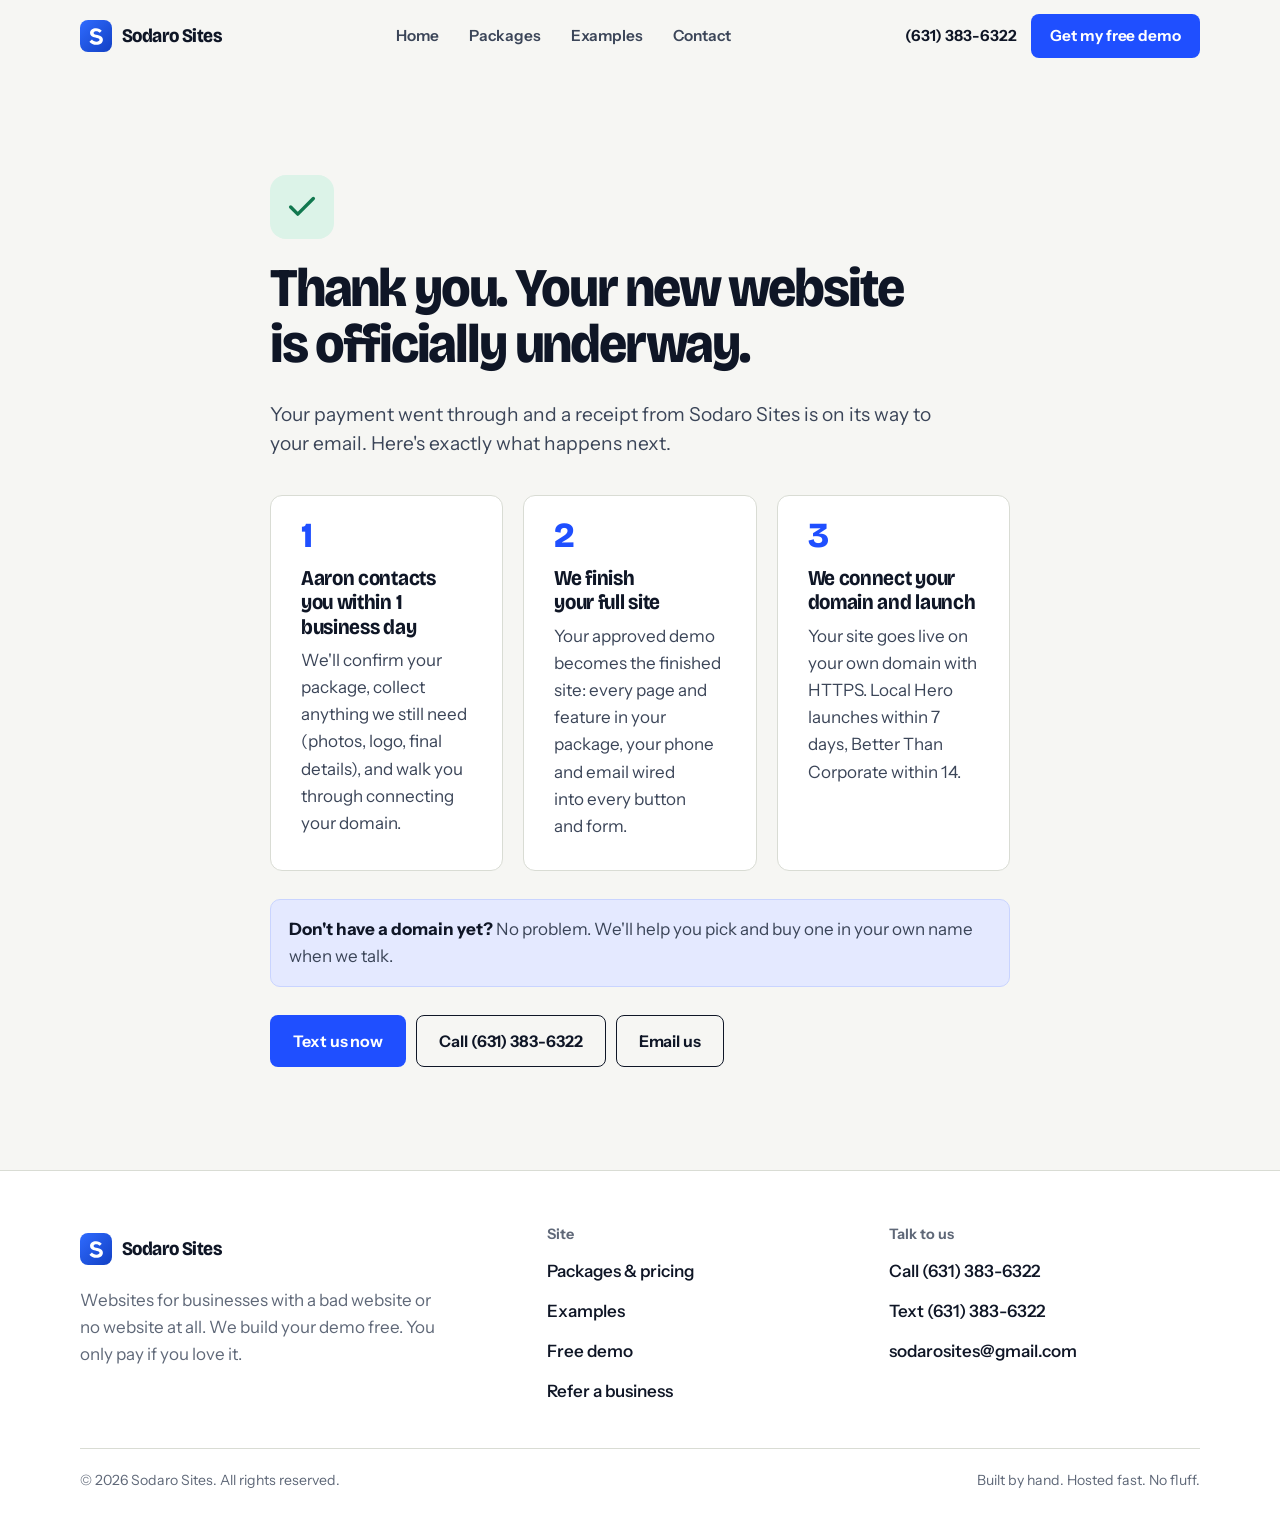
<file: thanks.html>
<!doctype html>
<html lang="en" class="no-js">
<head>
<meta charset="utf-8">
<meta name="viewport" content="width=device-width, initial-scale=1, viewport-fit=cover">
<title>Payment Received — Sodaro Sites</title>
<meta name="description" content="Thank you! Your payment was received. Here&#x27;s what happens next with your new website.">
<meta name="robots" content="noindex, follow">
<link rel="canonical" href="https://sodaro-sites.github.io/thanks.html">
<meta name="theme-color" content="#f7f9fc">
<meta name="author" content="Sodaro Sites">
<meta property="og:type" content="website">
<meta property="og:site_name" content="Sodaro Sites">
<meta property="og:title" content="Payment Received — Sodaro Sites">
<meta property="og:description" content="Thank you! Your payment was received. Here&#x27;s what happens next with your new website.">
<meta property="og:url" content="https://sodaro-sites.github.io/thanks.html">
<meta property="og:image" content="https://sodaro-sites.github.io/assets/img/og.png">
<meta property="og:image:width" content="1200">
<meta property="og:image:height" content="630">
<meta property="og:image:alt" content="Sodaro Sites — No website? Bad website? Fixed.">
<meta name="twitter:card" content="summary_large_image">
<meta name="twitter:title" content="Payment Received — Sodaro Sites">
<meta name="twitter:description" content="Thank you! Your payment was received. Here&#x27;s what happens next with your new website.">
<meta name="twitter:image" content="https://sodaro-sites.github.io/assets/img/og.png">
<link rel="icon" href="favicon.svg" type="image/svg+xml">
<link rel="apple-touch-icon" href="assets/img/apple-touch-icon.png">
<link rel="preload" href="assets/fonts/bricolage-grotesque.woff" as="font" type="font/woff" crossorigin>
<link rel="stylesheet" href="assets/css/site.css">
</head>
<body>
<a class="skip" href="#main">Skip to content</a>
<header class="site-header">
  <div class="wrap nav">
    <a class="brand" href="index.html" aria-label="Sodaro Sites home"><svg class="brand-mark" viewBox="0 0 64 64" aria-hidden="true"><defs><linearGradient id="bm" x1="0" y1="0" x2="1" y2="1"><stop offset="0" stop-color="#2f6bff"/><stop offset="1" stop-color="#1240c4"/></linearGradient></defs><rect width="64" height="64" rx="16" fill="url(#bm)"/><path d="M43.5 21.5c-2.6-3.1-6.6-4.9-11.4-4.9-7.1 0-12 3.9-12 9.5 0 5.4 4 7.6 10.6 9.1l3.1.7c3.8.9 5.2 1.9 5.2 3.8 0 2.2-2.4 3.7-6 3.7-3.9 0-7-1.6-9-4.4l-5.2 4.4c3 4 8.1 6.2 14 6.2 7.9 0 13-4 13-10.1 0-5.4-3.6-8-10.6-9.5l-3.1-.7c-3.5-.8-4.9-1.7-4.9-3.4 0-2 2.1-3.3 5.2-3.3 3 0 5.4 1.1 7.1 3.1l4-4.2z" fill="#fff"/></svg><span>Sodaro Sites</span></a>
    <nav aria-label="Main"><ul class="nav-links"><li><a href="index.html">Home</a></li><li><a href="packages.html">Packages</a></li><li><a href="examples.html">Examples</a></li><li><a href="contact.html">Contact</a></li></ul></nav>
    <div class="nav-cta">
      <a class="nav-phone" href="tel:+16313836322">(631) 383-6322</a>
      <a class="btn btn-primary" href="contact.html#demo">Get my free demo</a>
      <button class="menu-btn" type="button" aria-label="Open menu" aria-expanded="false" aria-controls="mobile-menu"><span></span></button>
    </div>
  </div>
  <div class="mobile-menu" id="mobile-menu">
    <a href="index.html">Home</a><a href="packages.html">Packages</a><a href="examples.html">Examples</a><a href="contact.html">Contact</a>
    <a href="tel:+16313836322">Call (631) 383-6322</a>
    <a class="btn btn-primary btn-block" href="contact.html#demo">Get my free demo</a>
  </div>
</header>
<main id="main">
<section class="section status-page">
  <div class="wrap" style="max-width:820px">
    <div class="big-icon ok"><svg viewBox="0 0 24 24" fill="none" stroke="currentColor" stroke-width="2.4" stroke-linecap="round" stroke-linejoin="round" aria-hidden="true"><path d="M20 6 9 17l-5-5"/></svg></div>
    <h1 style="font-size:clamp(2.2rem,5vw,3.4rem)">Thank you. Your new website is officially underway.</h1>
    <p class="lede">Your payment went through and a receipt from Sodaro Sites is on its way to your email. Here's exactly what happens next.</p>

    <div class="grid steps" style="margin-top:36px">
      <div class="card step">
        <h3>Aaron contacts you within 1 business day</h3>
        <p>We'll confirm your package, collect anything we still need (photos, logo, final details), and walk you through connecting your domain.</p>
      </div>
      <div class="card step">
        <h3>We finish your full site</h3>
        <p>Your approved demo becomes the finished site: every page and feature in your package, your phone and email wired into every button and form.</p>
      </div>
      <div class="card step">
        <h3>We connect your domain and launch</h3>
        <p>Your site goes live on your own domain with HTTPS. Local Hero launches within 7 days, Better Than Corporate within 14.</p>
      </div>
    </div>

    <div class="notice" style="margin-top:28px">
      <strong>Don't have a domain yet?</strong> No problem. We'll help you pick and buy one in your own name when we talk.
    </div>

    <div class="btn-row" style="margin-top:28px">
      <a class="btn btn-primary" href="sms:+16313836322">Text us now</a>
      <a class="btn btn-ghost" href="tel:+16313836322">Call (631) 383-6322</a>
      <a class="btn btn-ghost" href="mailto:sodarosites@gmail.com?subject=I%20just%20paid%20%E2%80%94%20next%20steps">Email us</a>
    </div>
  </div>
</section>

</main>
<footer class="site-footer">
  <div class="wrap">
    <div class="footer-grid">
      <div>
        <a class="brand" href="index.html" aria-label="Sodaro Sites home"><svg class="brand-mark" viewBox="0 0 64 64" aria-hidden="true"><defs><linearGradient id="bm" x1="0" y1="0" x2="1" y2="1"><stop offset="0" stop-color="#2f6bff"/><stop offset="1" stop-color="#1240c4"/></linearGradient></defs><rect width="64" height="64" rx="16" fill="url(#bm)"/><path d="M43.5 21.5c-2.6-3.1-6.6-4.9-11.4-4.9-7.1 0-12 3.9-12 9.5 0 5.4 4 7.6 10.6 9.1l3.1.7c3.8.9 5.2 1.9 5.2 3.8 0 2.2-2.4 3.7-6 3.7-3.9 0-7-1.6-9-4.4l-5.2 4.4c3 4 8.1 6.2 14 6.2 7.9 0 13-4 13-10.1 0-5.4-3.6-8-10.6-9.5l-3.1-.7c-3.5-.8-4.9-1.7-4.9-3.4 0-2 2.1-3.3 5.2-3.3 3 0 5.4 1.1 7.1 3.1l4-4.2z" fill="#fff"/></svg><span>Sodaro Sites</span></a>
        <p class="muted" style="margin-top:14px;max-width:360px">Websites for businesses with a bad website or no website at all. We build your demo free. You only pay if you love it.</p>
      </div>
      <div>
        <h4>Site</h4>
        <ul>
          <li><a href="packages.html">Packages &amp; pricing</a></li>
          <li><a href="examples.html">Examples</a></li>
          <li><a href="contact.html#demo">Free demo</a></li>
          <li><a href="contact.html#refer">Refer a business</a></li>
        </ul>
      </div>
      <div>
        <h4>Talk to us</h4>
        <ul>
          <li><a href="tel:+16313836322">Call (631) 383-6322</a></li>
          <li><a href="sms:+16313836322">Text (631) 383-6322</a></li>
          <li><a href="mailto:sodarosites@gmail.com">sodarosites@gmail.com</a></li>
        </ul>
      </div>
    </div>
    <div class="footer-base">
      <span>&copy; <span data-year>2026</span> Sodaro Sites. All rights reserved.</span>
      <span>Built by hand. Hosted fast. No fluff.</span>
    </div>
  </div>
</footer>
<nav class="callbar" aria-label="Quick contact">
  <a class="cb-call" href="tel:+16313836322"><svg viewBox="0 0 24 24" fill="none" stroke="currentColor" stroke-width="2" stroke-linecap="round" stroke-linejoin="round" aria-hidden="true"><path d="M22 16.9v3a2 2 0 0 1-2.2 2 19.8 19.8 0 0 1-8.6-3.1 19.5 19.5 0 0 1-6-6A19.8 19.8 0 0 1 2.1 4.2 2 2 0 0 1 4.1 2h3a2 2 0 0 1 2 1.7c.1 1 .4 1.9.7 2.8a2 2 0 0 1-.5 2.1L8 9.9a16 16 0 0 0 6 6l1.3-1.3a2 2 0 0 1 2.1-.4c.9.3 1.8.6 2.8.7a2 2 0 0 1 1.7 2z"/></svg>Call</a>
  <a class="cb-text" href="sms:+16313836322"><svg viewBox="0 0 24 24" fill="none" stroke="currentColor" stroke-width="2" stroke-linecap="round" stroke-linejoin="round" aria-hidden="true"><path d="M21 15a2 2 0 0 1-2 2H7l-4 4V5a2 2 0 0 1 2-2h14a2 2 0 0 1 2 2z"/></svg>Text</a>
  <a class="cb-demo" href="contact.html#demo">Free demo</a>
</nav>
<script src="assets/js/site.js"></script>
</body>
</html>
</file>
<file: assets/css/site.css>
/* Sodaro Sites: shared stylesheet.
   The idea is a designer's redline: ink on paper, one cobalt pen for what we fix, one red pen for what's broken.
   Fonts are self-hosted (assets/fonts, OFL licence). */

@font-face { font-family: "Bricolage Grotesque"; src: url("../fonts/bricolage-grotesque.woff") format("woff"); font-weight: 500 800; font-stretch: 85% 100%; font-display: swap; }
@font-face { font-family: "Instrument Sans"; src: url("../fonts/instrument-sans.woff") format("woff"); font-weight: 400 700; font-display: swap; }
@font-face { font-family: "Caveat"; src: url("../fonts/caveat.woff") format("woff"); font-weight: 600 700; font-display: swap; }

:root {
  --paper: #f6f6f3;
  --white: #ffffff;
  --desk: #ecede8;
  --ink: #0f1626;
  --ink-2: #3b4558;
  --muted: #5f6878;
  --line: #d9dcd4;
  --line-2: #c4c8bf;
  --cobalt: #1f4fff;
  --cobalt-deep: #1438c9;
  --cobalt-soft: #e4e9ff;
  --red: #d8322d;
  --good: #11784f;
  --radius: 12px;
  --radius-sm: 8px;
  --max: 1200px;
  --gutter: clamp(16px, 4vw, 40px);
  --font: "Instrument Sans", ui-sans-serif, system-ui, -apple-system, "Segoe UI", Roboto, Arial, sans-serif;
  --display: "Bricolage Grotesque", "Instrument Sans", ui-sans-serif, system-ui, sans-serif;
  --pen: "Caveat", "Bradley Hand", "Segoe Print", cursive;
  --ease: cubic-bezier(.23, 1, .32, 1);
  --ease-io: cubic-bezier(.77, 0, .175, 1);
  --lift: 0 1px 0 rgba(15, 22, 38, .04), 0 24px 48px -28px rgba(15, 22, 38, .45);

  /* older names some pages still use */
  --bg: var(--paper); --surface: var(--white); --surface-2: var(--desk); --accent: var(--cobalt); --accent-soft: var(--cobalt-soft); --bad: var(--red);
}

*, *::before, *::after { box-sizing: border-box; }
html { -webkit-text-size-adjust: 100%; scroll-behavior: smooth; scroll-padding-top: 80px; }
body {
  margin: 0; font-family: var(--font); font-size: 17px; line-height: 1.6; color: var(--ink); background: var(--paper);
  -webkit-font-smoothing: antialiased; text-rendering: optimizeLegibility; overflow-x: clip;
}
img, svg { max-width: 100%; display: block; }
a { color: var(--cobalt); text-decoration: none; }
a:hover { text-decoration: underline; text-underline-offset: 3px; }
h1, h2, h3, h4 { font-family: var(--display); font-stretch: 92%; line-height: 1.02; letter-spacing: -0.028em; margin: 0 0 .5em; color: var(--ink); text-wrap: balance; }
h1 { font-size: clamp(2.6rem, 6.6vw, 5.2rem); font-weight: 800; letter-spacing: -0.04em; }
h2 { font-size: clamp(2rem, 4.2vw, 3.3rem); font-weight: 760; }
h3 { font-size: 1.32rem; font-weight: 700; letter-spacing: -0.015em; line-height: 1.15; }
p { margin: 0 0 1em; color: var(--ink-2); text-wrap: pretty; }
li { text-wrap: pretty; }
ul { padding-left: 1.2em; }
:focus-visible { outline: 3px solid var(--cobalt); outline-offset: 3px; border-radius: 6px; }
.skip { position: absolute; left: 8px; top: -60px; background: var(--ink); color: #fff; padding: 10px 14px; border-radius: 8px; z-index: 100; }
.skip:focus { top: 8px; }

.wrap { width: 100%; max-width: var(--max); margin: 0 auto; padding: 0 var(--gutter); }
.section { padding: clamp(56px, 8vw, 104px) 0; }
.section.tight { padding: clamp(40px, 6vw, 72px) 0; }
.section.alt { background: var(--white); border-top: 1px solid var(--line); border-bottom: 1px solid var(--line); }
.eyebrow { display: none; }
.lede { font-size: clamp(1.08rem, 1.5vw, 1.22rem); line-height: 1.55; color: var(--ink-2); max-width: 36em; }
.center { text-align: center; }
.center .lede { margin-left: auto; margin-right: auto; }
.head { max-width: 760px; margin-bottom: clamp(28px, 4vw, 48px); }
.head.center { margin-left: auto; margin-right: auto; }
.muted { color: var(--muted); }
.small { font-size: .88rem; }

/* Buttons */
.btn {
  display: inline-flex; align-items: center; justify-content: center; gap: 8px;
  min-height: 52px; padding: 0 22px; border-radius: var(--radius-sm);
  font: inherit; font-weight: 650; font-size: 1rem; letter-spacing: -0.005em;
  border: 1.5px solid transparent; cursor: pointer; text-decoration: none !important;
  transition: transform .16s var(--ease), background-color .18s ease, color .18s ease, border-color .18s ease;
  -webkit-tap-highlight-color: transparent; white-space: nowrap;
}
.btn:active { transform: scale(.97); }
.btn-primary { background: var(--cobalt); color: #fff; }
.btn-primary:hover { background: var(--cobalt-deep); }
.btn-ghost { background: transparent; color: var(--ink); border-color: var(--ink); }
.btn-ghost:hover { background: var(--ink); color: #fff; }
.btn-dark { background: var(--ink); color: #fff; }
.btn-dark:hover { background: #24304a; }
.btn-block { width: 100%; white-space: normal; text-align: center; line-height: 1.25; padding-top: 12px; padding-bottom: 12px; }
.btn[aria-disabled="true"] { opacity: .6; cursor: not-allowed; }
.btn-row { display: flex; flex-wrap: wrap; gap: 10px; }
.center .btn-row { justify-content: center; }

/* Header */
.site-header { position: sticky; top: 0; z-index: 50; background: var(--paper); border-bottom: 1px solid transparent; transition: border-color .2s ease; }
.site-header.scrolled { border-bottom-color: var(--line); }
.nav { display: flex; align-items: center; justify-content: space-between; height: 64px; gap: 16px; }
@media (min-width: 901px) { .nav { height: 72px; } }
.brand { display: inline-flex; align-items: center; gap: 10px; color: var(--ink); font-family: var(--display); font-stretch: 92%; font-weight: 750; font-size: 1.2rem; letter-spacing: -0.03em; text-decoration: none !important; min-height: 44px; }
.brand-mark { width: 32px; height: 32px; flex: none; }
.nav-links { display: flex; align-items: center; gap: 2px; list-style: none; margin: 0; padding: 0; }
.nav-links a { display: inline-flex; align-items: center; min-height: 44px; padding: 0 14px; color: var(--ink-2); font-weight: 600; font-size: .96rem; text-decoration: none; position: relative; }
.nav-links a:hover { color: var(--ink); }
.nav-links a[aria-current="page"] { color: var(--ink); }
.nav-links a[aria-current="page"]::after { content: ""; position: absolute; left: 14px; right: 14px; bottom: 6px; height: 2px; background: var(--cobalt); border-radius: 2px; }
.nav-cta { display: flex; align-items: center; gap: 14px; }
.nav-cta .btn { min-height: 44px; padding: 0 18px; font-size: .96rem; }
.nav-phone { font-weight: 650; color: var(--ink); font-size: .96rem; white-space: nowrap; }
.menu-btn { display: none; width: 44px; height: 44px; margin-right: -8px; border-radius: 10px; border: 0; background: transparent; cursor: pointer; align-items: center; justify-content: center; }
.menu-btn span, .menu-btn span::before, .menu-btn span::after { display: block; width: 20px; height: 2px; background: var(--ink); border-radius: 2px; position: relative; transition: transform .2s var(--ease), background-color .2s; }
.menu-btn span::before, .menu-btn span::after { content: ""; position: absolute; left: 0; }
.menu-btn span::before { top: -6px; }
.menu-btn span::after { top: 6px; }
.menu-open .menu-btn span { background: transparent; }
.menu-open .menu-btn span::before { transform: translateY(6px) rotate(45deg); }
.menu-open .menu-btn span::after { transform: translateY(-6px) rotate(-45deg); }
.mobile-menu { display: none; }
@media (max-width: 900px) {
  .nav-links, .nav-phone { display: none; }
  .menu-btn { display: inline-flex; }
  .nav-cta .btn { display: none; }
  .mobile-menu {
    display: block; position: fixed; inset: 64px 0 auto 0; background: var(--paper); border-bottom: 1px solid var(--line);
    box-shadow: 0 30px 40px -30px rgba(15, 22, 38, .35); padding: 4px var(--gutter) 20px;
    transform: translateY(-6px); opacity: 0; visibility: hidden; transition: opacity .2s ease, transform .2s var(--ease), visibility 0s linear .2s;
  }
  .menu-open .mobile-menu { opacity: 1; transform: none; visibility: visible; transition: opacity .2s ease, transform .2s var(--ease), visibility 0s; }
  .mobile-menu a:not(.btn) { display: flex; align-items: center; min-height: 56px; font-family: var(--display); font-stretch: 92%; font-weight: 700; font-size: 1.35rem; letter-spacing: -.02em; color: var(--ink); border-bottom: 1px solid var(--line); text-decoration: none; }
  .mobile-menu .btn { margin-top: 16px; }
}

/* Simple page heads */
.page-head { padding: clamp(36px, 6vw, 80px) 0 clamp(20px, 3vw, 36px); }
.page-head h1 { font-size: clamp(2.5rem, 5.6vw, 4.4rem); max-width: 18ch; }
.page-head .lede { margin-bottom: 0; }
.page-head + .section { padding-top: 12px; }
.status-page { min-height: 62vh; display: grid; align-items: center; }
.status-page h1 { font-size: clamp(2.3rem, 5vw, 3.6rem); }
.big-icon { width: 64px; height: 64px; border-radius: 16px; display: grid; place-items: center; margin-bottom: 22px; }
.big-icon svg { width: 34px; height: 34px; }
.big-icon.ok { background: #dcf3e8; color: var(--good); }
.big-icon.info { background: var(--cobalt-soft); color: var(--cobalt); }

/* Cards & grids */
.grid { display: grid; gap: 20px; }
.grid-2 { grid-template-columns: repeat(2, minmax(0, 1fr)); }
.grid-3 { grid-template-columns: repeat(3, minmax(0, 1fr)); }
.grid-4 { grid-template-columns: repeat(4, minmax(0, 1fr)); }
.card { background: var(--white); border: 1px solid var(--line); border-radius: var(--radius); padding: clamp(20px, 3vw, 30px); }
.card h3 { margin-bottom: 8px; }
.card p:last-child { margin-bottom: 0; }
.icon { width: 44px; height: 44px; border-radius: 10px; display: grid; place-items: center; background: var(--cobalt-soft); color: var(--cobalt); margin-bottom: 16px; }
.icon svg { width: 22px; height: 22px; }
.tick { width: 20px; height: 20px; flex: none; color: var(--good); }

/* Steps (thank-you page) */
.steps { counter-reset: step; }
.grid.steps { grid-template-columns: repeat(3, minmax(0, 1fr)); }
.step { position: relative; padding-top: 70px; }
.step::before { counter-increment: step; content: counter(step); position: absolute; top: 22px; left: clamp(20px, 3vw, 30px); font-family: var(--display); font-weight: 800; font-size: 2.2rem; line-height: 1; color: var(--cobalt); }

/* Pricing */
.pricing { display: grid; grid-template-columns: repeat(2, minmax(0, 1fr)); gap: 20px; align-items: stretch; }
.plan { position: relative; display: flex; flex-direction: column; background: var(--white); border: 1px solid var(--line-2); border-radius: 16px; padding: clamp(24px, 3.4vw, 40px); }
.plan.featured { border: 2px solid var(--ink); box-shadow: var(--lift); }
.plan .badge { align-self: flex-start; order: -1; margin: 0 0 14px; background: var(--ink); color: #fff; font-size: .82rem; font-weight: 650; padding: 5px 11px; border-radius: 999px; }
.plan h3 { font-size: clamp(1.5rem, 2.4vw, 1.9rem); margin-bottom: 6px; }
.plan .for { color: var(--muted); font-weight: 500; margin-bottom: 22px; }
.price { display: flex; align-items: baseline; gap: 8px; margin-bottom: 8px; }
.price strong { font-family: var(--display); font-stretch: 88%; font-size: clamp(3.2rem, 6vw, 4.4rem); font-weight: 800; letter-spacing: -0.045em; line-height: .9; color: var(--ink); }
.price span { color: var(--muted); font-weight: 600; }
.plan .speed { display: inline-flex; align-items: center; gap: 7px; font-weight: 650; color: var(--good); font-size: .95rem; margin-bottom: 22px; padding-bottom: 22px; border-bottom: 1px solid var(--line); }
.plan .includes-note { font-weight: 700; color: var(--ink); margin: 0 0 12px; }
.checklist { list-style: none; padding: 0; margin: 0 0 26px; display: grid; gap: 10px; }
.checklist li { display: grid; grid-template-columns: 20px minmax(0, 1fr); gap: 11px; align-items: start; color: var(--ink-2); font-size: .98rem; line-height: 1.45; }
.checklist li .tick { margin-top: 1px; }
.plan .actions { margin-top: auto; display: grid; gap: 10px; }
.buy-note { font-size: .86rem; color: var(--muted); text-align: center; margin: 0; line-height: 1.45; }
.buy-note strong { color: var(--ink-2); }

.care { display: grid; grid-template-columns: repeat(2, minmax(0, 1fr)); gap: 20px; }
.care .card { display: flex; flex-direction: column; }
.care .price strong { font-size: 2.8rem; }
.care .price { margin-bottom: 18px; }
.care .checklist { margin-bottom: 22px; }
.care .actions { margin-top: auto; display: grid; gap: 10px; }

/* Compare table */
.table-wrap { border: 1px solid var(--line-2); border-radius: var(--radius); background: var(--white); overflow: hidden; }
table.compare-table { width: 100%; border-collapse: collapse; font-size: .97rem; table-layout: fixed; }
.compare-table th, .compare-table td { padding: 13px 18px; text-align: left; border-bottom: 1px solid var(--line); vertical-align: top; line-height: 1.4; }
.compare-table thead th { background: var(--ink); color: #fff; font-size: .95rem; font-weight: 650; vertical-align: bottom; }
.compare-table td:first-child { color: var(--ink); font-weight: 550; }
.compare-table td:not(:first-child), .compare-table th:not(:first-child) { text-align: center; width: 26%; color: var(--ink-2); }
.compare-table thead th:not(:first-child) { color: #fff; }
.compare-table tbody tr:last-child td { border-bottom: 0; }
.compare-table tbody tr:nth-child(even) td { background: #fafaf8; }
.compare-table .yes { color: var(--good) !important; font-weight: 800; }
.compare-table .no { color: #a3abb9 !important; }
@media (max-width: 620px) {
  table.compare-table { font-size: .86rem; }
  .compare-table th, .compare-table td { padding: 11px 10px; }
  .compare-table td:not(:first-child), .compare-table th:not(:first-child) { width: 30%; }
}

/* FAQ */
.faq { display: grid; gap: 0; max-width: 820px; border-top: 1.5px solid var(--ink); }
.faq.center-block { margin: 0 auto; }
.faq details { border-bottom: 1px solid var(--line-2); }
.faq summary { cursor: pointer; list-style: none; display: flex; justify-content: space-between; align-items: center; gap: 16px; min-height: 62px; padding: 10px 0; font-weight: 650; font-size: 1.06rem; color: var(--ink); }
.faq summary::-webkit-details-marker { display: none; }
.faq summary::after { content: ""; width: 14px; height: 14px; flex: none; background: linear-gradient(var(--ink), var(--ink)) center / 14px 2px no-repeat, linear-gradient(var(--ink), var(--ink)) center / 2px 14px no-repeat; transition: transform .2s var(--ease); }
.faq details[open] summary::after { transform: rotate(45deg); }
.faq details p { padding-bottom: 20px; margin: 0; max-width: 62ch; }

/* Examples page */
.example { display: grid; grid-template-columns: minmax(0, 1.15fr) minmax(0, .85fr); gap: 0; overflow: hidden; padding: 0; }
.example-shot { background: var(--desk); border-right: 1px solid var(--line); display: grid; place-items: center; padding: clamp(18px, 3vw, 36px); }
.example-body { padding: clamp(22px, 3.5vw, 40px); display: flex; flex-direction: column; justify-content: center; }
.example-body h2 { font-size: clamp(1.7rem, 2.6vw, 2.2rem) !important; }
.label { display: inline-flex; align-self: flex-start; align-items: center; gap: 6px; font-size: .84rem; font-weight: 600; color: var(--muted); margin-bottom: 10px; }
.slot { border: 1.5px dashed var(--line-2); background: transparent; text-align: left; display: flex; flex-direction: column; align-items: flex-start; justify-content: center; min-height: 0; }
.slot .btn { margin-top: 6px; }
.shot-link { display: block; width: 100%; max-width: 600px; border-radius: 10px; overflow: hidden; border: 1px solid var(--ink); box-shadow: var(--lift); transition: transform .3s var(--ease); }
@media (hover: hover) and (pointer: fine) { .shot-link:hover { transform: translateY(-3px); } }
.shot { width: 100%; height: auto; display: block; }

/* CTA band */
.cta-band { background: var(--ink); color: #fff; border-radius: 16px; padding: clamp(32px, 6vw, 64px); position: relative; overflow: hidden; }
.cta-band h2 { color: #fff; max-width: 16ch; }
.cta-band p { color: #c3cad6; }
.cta-band .lede { margin-bottom: 26px; }
.cta-band .btn-primary { background: #fff; color: var(--ink); }
.cta-band .btn-primary:hover { background: var(--cobalt-soft); }
.cta-band .btn-ghost { color: #fff; border-color: rgba(255, 255, 255, .5); }
.cta-band .btn-ghost:hover { background: #fff; color: var(--ink); border-color: #fff; }

/* Forms */
.form-card { background: var(--white); border: 1px solid var(--line-2); border-radius: 16px; padding: clamp(20px, 4vw, 40px); box-shadow: var(--lift); }
.form-grid { display: grid; grid-template-columns: repeat(2, minmax(0, 1fr)); gap: 18px 18px; }
.field { display: grid; gap: 7px; min-width: 0; }
.field.full { grid-column: 1 / -1; }
.field label { font-weight: 650; font-size: .95rem; color: var(--ink); }
.field label .opt { font-weight: 400; color: var(--muted); }
.field input, .field select, .field textarea {
  width: 100%; font: inherit; font-size: 16px; color: var(--ink); background: var(--white);
  border: 1.5px solid var(--line-2); border-radius: 10px; padding: 12px 14px; min-height: 52px;
  transition: border-color .15s ease, box-shadow .15s ease;
}
.field textarea { min-height: 120px; resize: vertical; }
.field input:hover, .field select:hover, .field textarea:hover { border-color: #9aa1ad; }
.field input:focus, .field select:focus, .field textarea:focus { outline: none; border-color: var(--cobalt); box-shadow: 0 0 0 4px rgba(31, 79, 255, .14); }
.field input:user-invalid, .field textarea:user-invalid, .field select:user-invalid { border-color: var(--red); }
.hp { position: absolute !important; left: -5000px !important; width: 1px; height: 1px; overflow: hidden; }
.form-status { display: none; margin-top: 18px; padding: 16px 18px; border-radius: 10px; font-weight: 600; line-height: 1.5; }
.form-status.show { display: block; }
.form-status.ok { background: #e6f6ee; color: #0a6b43; border: 1px solid #bfe9d3; }
.form-status.err { background: #fdeeee; color: #8f2424; border: 1px solid #f4cccc; }
.form-status.err a { color: #8f2424; text-decoration: underline; }
.spinner { width: 18px; height: 18px; border-radius: 50%; border: 2.5px solid rgba(255, 255, 255, .45); border-top-color: #fff; animation: spin .7s linear infinite; display: none; }
.loading .spinner { display: inline-block; }
@keyframes spin { to { transform: rotate(360deg); } }

.contact-list { list-style: none; padding: 0; margin: 0; display: grid; gap: 0; border-top: 1px solid var(--line-2); }
.contact-list a { display: flex; align-items: center; gap: 14px; min-height: 72px; padding: 12px 0; border-bottom: 1px solid var(--line-2); color: var(--ink); font-weight: 650; text-decoration: none; }
.contact-list a:hover { color: var(--cobalt); }
.contact-list a small { display: block; font-weight: 400; color: var(--muted); font-size: .88rem; }
.contact-list .icon { margin: 0; width: 42px; height: 42px; }

.notice { background: var(--cobalt-soft); border: 1px solid #c9d4ff; border-radius: 10px; padding: 16px 18px; color: var(--ink-2); }
.notice strong { color: var(--ink); }

/* Footer */
.site-footer { background: var(--white); border-top: 1px solid var(--line); padding: 56px 0 calc(28px + env(safe-area-inset-bottom)); }
.footer-grid { display: grid; grid-template-columns: 1.4fr 1fr 1fr; gap: 32px; }
.site-footer h4 { font-family: var(--font); font-size: .9rem; font-weight: 650; color: var(--muted); letter-spacing: 0; margin-bottom: 10px; }
.site-footer ul { list-style: none; padding: 0; margin: 0; display: grid; gap: 0; }
.site-footer ul a { display: inline-flex; align-items: center; min-height: 40px; color: var(--ink); font-weight: 550; }
.footer-base { margin-top: 36px; padding-top: 20px; border-top: 1px solid var(--line); display: flex; flex-wrap: wrap; justify-content: space-between; gap: 10px; color: var(--muted); font-size: .88rem; }

/* Phone call/text bar: shown by default; tucked away while the page's own buttons or the demo form are on screen */
.callbar { display: none; }
@media (max-width: 760px) {
  body { padding-bottom: calc(76px + env(safe-area-inset-bottom)); }
  .callbar {
    display: grid; grid-template-columns: 1fr 1fr 1.3fr; gap: 8px;
    position: fixed; left: 0; right: 0; bottom: 0; z-index: 60;
    padding: 10px 12px calc(10px + env(safe-area-inset-bottom));
    background: var(--paper); border-top: 1px solid var(--line-2);
    transition: transform .28s var(--ease), visibility 0s linear 0s;
  }
  .callbar.is-tucked { transform: translateY(110%); visibility: hidden; transition: transform .22s var(--ease), visibility 0s linear .22s; }
  .callbar a { min-height: 52px; border-radius: 10px; display: flex; align-items: center; justify-content: center; gap: 7px; font-weight: 650; font-size: .96rem; text-decoration: none; -webkit-tap-highlight-color: transparent; transition: transform .16s var(--ease); }
  .callbar a:active { transform: scale(.97); }
  .callbar .cb-call, .callbar .cb-text { background: var(--white); color: var(--ink); border: 1.5px solid var(--line-2); }
  .callbar .cb-demo { background: var(--cobalt); color: #fff; }
  .callbar svg { width: 18px; height: 18px; }
}

/* Reveal: content is always visible; nothing waits on scroll */
.reveal { opacity: 1; transform: none; }

/* Home teaser cards (kept for older markup) */
.ex-card { display: flex; flex-direction: column; padding: 0; overflow: hidden; color: inherit; text-decoration: none !important; }
.ex-card img { width: 100%; height: auto; aspect-ratio: 16 / 10; object-fit: cover; object-position: top; border-bottom: 1px solid var(--line); }

/* Responsive */
@media (max-width: 980px) {
  .grid-4 { grid-template-columns: repeat(2, minmax(0, 1fr)); }
  .example { grid-template-columns: 1fr; }
  .example-shot { border-right: 0; border-bottom: 1px solid var(--line); }
  .footer-grid { grid-template-columns: 1fr 1fr; }
  .footer-grid > :first-child { grid-column: 1 / -1; }
}
@media (max-width: 760px) {
  body { font-size: 16px; }
  .grid-2, .grid-3, .grid.steps, .pricing, .care, .form-grid { grid-template-columns: 1fr; }
  .plan.featured { order: -1; }
  .btn-row .btn { flex: 1 1 100%; }
  .footer-grid { gap: 24px; }
}
@media (max-width: 480px) {
  .grid-4 { grid-template-columns: 1fr; }
  .footer-grid { grid-template-columns: 1fr 1fr; }
}
@media (prefers-reduced-motion: reduce) {
  *, *::before, *::after { animation: none !important; transition-duration: .01ms !important; scroll-behavior: auto !important; }
}
</file>
<file: assets/css/markup.css>
/* Sodaro Sites home: the product is the hero.
   An ink "review room": the example site sits big in the middle, a red pen marks up the old way, a cobalt pen marks
   what we fix, and the notes sit beside it like a design review. On a phone the preview turns into a phone, because
   that is where your customers see you. One build-and-ink sequence on load; after that, motion only answers the visitor. */

/* ---------------------------------------------------------------- header on the ink hero */
.home .site-header { background: var(--ink); border-bottom-color: rgba(255, 255, 255, .08); }
.home .site-header.scrolled { border-bottom-color: rgba(255, 255, 255, .14); }
.home .site-header .brand, .home .nav-phone, .home .nav-links a[aria-current="page"] { color: #fff; }
.home .nav-links a { color: #b9c1d1; }
.home .nav-links a:hover { color: #fff; }
.home .menu-btn span, .home .menu-btn span::before, .home .menu-btn span::after { background: #fff; }
.home.menu-open .menu-btn span { background: transparent; }

/* ---------------------------------------------------------------- hero */
.sx { background: var(--ink); color: #fff; padding: clamp(22px, 4vw, 48px) 0 clamp(40px, 6vw, 80px); position: relative; overflow: hidden; }
.sx::before { content: ""; position: absolute; inset: auto -10% -40% 30%; height: 80%; background: radial-gradient(closest-side, rgba(31, 79, 255, .32), rgba(31, 79, 255, 0)); pointer-events: none; }
.sx-head { position: relative; display: grid; gap: 10px 64px; margin-bottom: clamp(18px, 3vw, 36px); }
.sx h1 { color: #fff; font-size: clamp(2.5rem, 11vw, 5.4rem); line-height: .92; letter-spacing: -.05em; font-weight: 800; font-stretch: 85%; margin: 0; max-width: 13ch; }
.sx-sub { color: #c3cad6; font-size: clamp(1.05rem, 1.5vw, 1.25rem); line-height: 1.5; margin: 0; max-width: 34ch; }
@media (min-width: 981px) {
  .sx-head { grid-template-columns: minmax(0, 1.4fr) minmax(0, .6fr); align-items: end; }
  .sx { padding-top: 30px; }
  .sx h1 { max-width: 15ch; font-size: clamp(3.4rem, 5vw, 4.9rem); }
}
.sx-grid { position: relative; display: grid; gap: 22px; }
@media (min-width: 981px) { .sx-grid { grid-template-columns: minmax(0, 1fr) 300px; gap: 36px; align-items: start; } }

/* the switch: big, like two tabs on the preview */
.mk-stage { margin: 0; position: relative; }
.mk-switch { display: grid; grid-template-columns: 1fr 1fr; width: 100%; max-width: 420px; padding: 4px; margin: 0 auto 14px; background: rgba(255, 255, 255, .08); border: 1px solid rgba(255, 255, 255, .16); border-radius: 12px; }
@media (min-width: 701px) { .mk-switch { margin: 0 0 14px; } }
.mk-switch button { font: 650 1rem var(--font); color: #c3cad6; background: none; border: 0; min-height: 48px; padding: 0 14px; border-radius: 9px; cursor: pointer; transition: background-color .18s ease, color .18s ease, transform .16s var(--ease); }
.mk-switch button:active { transform: scale(.97); }
.mk-switch button[aria-pressed="true"] { background: #fff; color: var(--ink); }
.mk-switch button[data-view="old"][aria-pressed="true"] { background: var(--red); color: #fff; }

/* ---------------------------------------------------------------- the preview */
.mk-frame { position: relative; aspect-ratio: 600 / 420; border-radius: 14px; background: #fff; box-shadow: 0 0 0 1px rgba(255, 255, 255, .14), 0 40px 80px -30px rgba(0, 0, 0, .8); }
.mk-bar { position: absolute; top: 0; left: 0; right: 0; height: 7.2%; display: flex; align-items: center; gap: 1%; padding: 0 2.4%; background: #e9ebf0; border-bottom: 1px solid #d4d8e0; border-radius: 14px 14px 0 0; z-index: 2; }
.mk-bar i { width: 1.4%; aspect-ratio: 1; border-radius: 50%; background: var(--ink); opacity: .22; }
.mk-bar b { margin-left: 2%; flex: 1; font: 500 clamp(10px, 1.1vw, 13px) var(--font); color: var(--muted); background: #fff; border-radius: 6px; padding: .3em .9em; white-space: nowrap; overflow: hidden; text-overflow: ellipsis; }
.mk-screen { position: absolute; top: 7.2%; left: 0; right: 0; bottom: 0; overflow: hidden; border-radius: 0 0 14px 14px; container-type: inline-size; }

/* the new site, themed per trade */
.mk-new { position: absolute; inset: 0; padding: 4.2cqw 5cqw; color: #fff; background: radial-gradient(120% 90% at 85% 0%, var(--t1), var(--t2) 70%); transition: opacity .4s ease, background .5s ease; }
.mk-nav { display: flex; align-items: center; gap: 3cqw; font-size: 2.1cqw; font-weight: 600; opacity: .95; }
.mk-nav b { font-family: var(--display); font-size: 2.9cqw; font-weight: 750; letter-spacing: -.02em; margin-right: auto; max-width: 40%; white-space: nowrap; overflow: hidden; text-overflow: ellipsis; }
.mk-nav span { opacity: .78; }
.mk-call { font-style: normal; background: #fff; color: var(--t2); padding: 1cqw 2.2cqw; border-radius: 1.4cqw; font-weight: 750; white-space: nowrap; }
.mk-headline { font-family: var(--display); font-weight: 800; font-size: 6cqw; line-height: 1; letter-spacing: -.045em; margin: 4.6cqw 0 2cqw; max-width: 74%; }
.mk-sub { color: #fff; opacity: .85; font-size: 2.3cqw; line-height: 1.35; max-width: 64%; margin: 0 0 2.6cqw; }
.mk-ctas { display: flex; gap: 1.6cqw; }
.mk-ctas b { font-size: 2.2cqw; font-weight: 700; padding: 1.6cqw 2.8cqw; border-radius: 1.4cqw; background: #fff; color: var(--t2); }
.mk-ctas b + b { background: rgba(255, 255, 255, .16); color: #fff; box-shadow: inset 0 0 0 1px rgba(255, 255, 255, .35); }
.mk-cards { position: absolute; left: 5cqw; right: 5cqw; bottom: 3.6cqw; display: grid; grid-template-columns: repeat(3, 1fr); gap: 1.8cqw; }
.mk-cards > div { background: rgba(255, 255, 255, .12); border: 1px solid rgba(255, 255, 255, .22); border-radius: 1.8cqw; padding: 1.6cqw 2.2cqw; }
.mk-cards b { display: block; font-size: 2.3cqw; font-weight: 700; }
.mk-cards small { display: block; font-size: 1.8cqw; opacity: .8; margin-top: .4cqw; }
.mk-review span { color: #ffd43b; font-size: 2.6cqw; letter-spacing: .2cqw; }

/* the old way, on purpose */
.mk-old { position: absolute; inset: 0; padding: 4cqw 5cqw; background: #fdf6d8; color: #1a1a8f; font-family: "Times New Roman", Times, serif; opacity: 0; transition: opacity .4s ease; }
.o-title { font: 700 4.6cqw "Comic Sans MS", "Comic Sans", cursive; color: #c40000; text-align: center; text-decoration: underline; }
.o-marq { margin: 2.6cqw 0; background: #0000a8; color: #ff0; font-size: 2.2cqw; padding: .4cqw 0; overflow: hidden; white-space: nowrap; }
.o-marq span { display: inline-block; padding-left: 100%; animation: mkMarq 10s linear infinite; }
@keyframes mkMarq { to { transform: translateX(-100%); } }
.o-p { font-size: 2.6cqw; color: #333; margin: 0 0 2cqw; max-width: 80%; }
.o-date { font-size: 2.4cqw; color: #333; margin: 0 0 2cqw; }
.o-img { display: flex; align-items: center; justify-content: center; width: 46%; height: 14cqw; margin: 0 0 2cqw; border: .3cqw solid #9a9a9a; background: #e9e9e9; color: #777; font-size: 1.8cqw; }
.o-btn { display: inline-block; border: .4cqw outset #ccc; background: #ddd; color: #000; font-size: 2.2cqw; padding: .4cqw 1.6cqw; }
.mk-stage[data-view="old"] .mk-new { opacity: 0; }
.mk-stage[data-view="old"] .mk-old { opacity: 1; }

/* pins on the preview */
.mk-pin {
  position: absolute; z-index: 3; width: 30px; height: 30px; margin: -15px 0 0 -15px; border-radius: 50%;
  display: grid; place-items: center; font: 700 .88rem/1 var(--font); color: #fff;
  box-shadow: 0 0 0 3px #fff, 0 6px 14px -4px rgba(15, 22, 38, .5);
  opacity: 0; transform: scale(.9); transition: opacity .25s ease, transform .3s var(--ease);
}
.pin-new { background: var(--cobalt); }
.pin-old { background: var(--red); }
.p1 { left: 81.5%; top: 11.5%; }
.p2 { left: 63.5%; top: 70%; }
.p3 { left: 94%; top: 70%; }
.p4 { left: 84%; top: 13%; }
.p5 { left: 46%; top: 53%; }
.p6 { left: 96%; top: 93%; }
.mk-stage.inked[data-view="new"] .pin-new, .mk-stage.inked[data-view="old"] .pin-old { opacity: 1; transform: none; }
.mk-stage.inked .p2, .mk-stage.inked .p5 { transition-delay: .08s; }
.mk-stage.inked .p3, .mk-stage.inked .p6 { transition-delay: .16s; }
.mk-stage figcaption { margin: 12px 0 0; font-size: .88rem; color: #8f99ab; }

/* on a phone the preview is a phone */
@media (max-width: 700px) {
  .mk-frame { aspect-ratio: 10 / 17; max-width: 340px; margin: 0 auto; border-radius: 34px; border: 7px solid #000; box-shadow: 0 0 0 1px rgba(255, 255, 255, .2), 0 40px 70px -30px rgba(0, 0, 0, .9); }
  .mk-bar { height: 8%; border-radius: 27px 27px 0 0; padding: 0 5%; justify-content: center; }
  .mk-bar i { display: none; }
  .mk-bar b { flex: 0 1 auto; margin: 0; text-align: center; font-size: 12px; }
  .mk-screen { top: 8%; border-radius: 0 0 27px 27px; }
  .mk-new { padding: 6cqw; }
  .mk-nav { font-size: 3.6cqw; }
  .mk-nav span { display: none; }
  .mk-nav b { font-size: 5cqw; max-width: 58%; }
  .mk-call { padding: 2.2cqw 3.8cqw; border-radius: 2.6cqw; }
  .mk-headline { font-size: 11.6cqw; margin: 11cqw 0 4cqw; max-width: 100%; }
  .mk-sub { font-size: 4.4cqw; max-width: 100%; margin-bottom: 5cqw; }
  .mk-ctas { gap: 2.4cqw; }
  .mk-ctas b { font-size: 4.2cqw; padding: 3cqw 4.6cqw; border-radius: 2.6cqw; }
  .mk-cards { left: 6cqw; right: 6cqw; bottom: 6cqw; grid-template-columns: 1fr; gap: 2.4cqw; }
  .mk-cards > div { padding: 2.6cqw 4cqw; border-radius: 3cqw; }
  .mk-cards b { font-size: 4.2cqw; }
  .mk-cards small { font-size: 3.4cqw; }
  .mk-review span { font-size: 4.2cqw; }
  /* the old site is not built for phones: it just shrinks */
  .mk-old { padding: 4cqw; }
  .o-img { width: 100%; height: 56cqw; font-size: 3.4cqw; margin: 2cqw 0 4cqw; }
  .p1 { left: 84%; top: 8.6%; }
  .p2 { left: 89%; top: 75.6%; }
  .p3 { left: 89%; top: 89.4%; }
  .p4 { left: 88%; top: 7.5%; }
  .p5 { left: 46%; top: 26%; }
  .p6 { left: 88%; top: 20.5%; }
  .mk-pin { width: 28px; height: 28px; margin: -14px 0 0 -14px; font-size: .82rem; }
  .mk-stage figcaption { text-align: center; }
}

/* ---------------------------------------------------------------- notes, try-it and the one action */
.sx-side { display: grid; gap: 18px; align-content: start; }
@media (min-width: 981px) { .sx-side { padding-top: 62px; } }
.sx-notes { background: rgba(255, 255, 255, .05); border: 1px solid rgba(255, 255, 255, .12); border-radius: 14px; padding: 16px 18px; }
.mk-key { list-style: none; counter-reset: k; margin: 0; padding: 0; display: grid; gap: 12px; }
.mk-key li { counter-increment: k; display: flex; align-items: center; gap: 12px; font-family: var(--pen); font-weight: 700; font-size: 1.5rem; line-height: 1.05; }
.mk-key li::before { content: counter(k); flex: none; width: 26px; height: 26px; border-radius: 50%; display: grid; place-items: center; font: 700 .82rem/1 var(--font); color: #fff; }
.key-new li { color: #9db4ff; }
.key-new li::before { background: var(--cobalt); }
.key-old li { color: #ff8a85; }
.key-old li::before { background: var(--red); }
.mk-stage[data-view="new"] ~ .sx-side .key-old, .mk-stage[data-view="old"] ~ .sx-side .key-new { display: none; }

.mk-try { margin: 0; display: grid; gap: 10px; }
.mk-try label { font-weight: 650; font-size: 1rem; color: #fff; margin: 0; }
.mk-try input { width: 100%; font: 500 1.08rem var(--font); color: var(--ink); background: #fff; border: 2px solid #fff; border-radius: 10px; padding: 10px 14px; min-height: 54px; }
.mk-try input::placeholder { color: #6f7787; }
.mk-try input:focus { outline: none; border-color: var(--cobalt); box-shadow: 0 0 0 4px rgba(31, 79, 255, .35); }
.mk-trades { display: grid; grid-template-columns: repeat(2, minmax(0, 1fr)); gap: 8px; }
.mk-trades button { font: 600 .98rem var(--font); color: #dfe4ee; background: transparent; border: 1.5px solid rgba(255, 255, 255, .28); min-height: 48px; padding: 0 12px; border-radius: 10px; cursor: pointer; transition: background-color .15s ease, color .15s ease, border-color .15s ease, transform .16s var(--ease); }
.mk-trades button:hover { border-color: #fff; color: #fff; }
.mk-trades button:active { transform: scale(.97); }
.mk-trades button[aria-pressed="true"] { background: #fff; border-color: #fff; color: var(--ink); }
.sx-act { display: grid; gap: 8px; }
.sx-cta { min-height: 60px; font-size: 1.12rem; width: 100%; }
.sx-act p { margin: 0; color: #8f99ab; font-size: .92rem; text-align: center; }

/* the one load moment: the example site builds in, the pen marks it up */
@keyframes mkBlock { from { opacity: 0; transform: translate3d(0, 10px, 0); } }
@keyframes mkRise { from { opacity: 0; transform: translate3d(0, 14px, 0); } }
@media (prefers-reduced-motion: no-preference) {
  .sx h1 { animation: mkRise .7s var(--ease) both; }
  .sx-sub { animation: mkRise .7s var(--ease) .08s both; }
  .mk-stage.build .b1, .mk-stage.build .b2, .mk-stage.build .b3, .mk-stage.build .b4 { animation: mkBlock .6s var(--ease) both; }
  .mk-stage.build .b2 { animation-delay: .1s; } .mk-stage.build .b3 { animation-delay: .2s; } .mk-stage.build .b4 { animation-delay: .32s; }
}
.mk-new.swap > * { opacity: 0; transform: translate3d(0, 6px, 0); }
.mk-new > * { transition: opacity .22s ease, transform .22s var(--ease); }

/* ---------------------------------------------------------------- three steps */
.mk-how { background: var(--white); }
.mk-how h2, .mk-work-head h2, .mk-faq h2 { max-width: 16ch; }
.mk-steps { list-style: none; counter-reset: s; padding: 0; margin: clamp(24px, 4vw, 48px) 0 0; display: grid; grid-template-columns: repeat(3, minmax(0, 1fr)); gap: 16px; }
.mk-steps li { counter-increment: s; display: flex; flex-direction: column; padding: 26px 24px 20px; border-radius: 16px; background: var(--paper); border: 1px solid var(--line); }
.mk-steps li::before { content: counter(s); display: grid; place-items: center; width: 64px; height: 64px; border-radius: 50%; background: var(--cobalt); color: #fff; font-family: var(--display); font-size: 2.2rem; font-weight: 800; line-height: 1; margin-bottom: 18px; }
.mk-steps li:nth-child(3)::before { background: var(--ink); }
.mk-steps h3 { order: 1; font-size: 1.6rem; margin-bottom: 4px; }
.mk-when { order: 2; font-weight: 650; font-size: .98rem; color: var(--cobalt); margin-bottom: 10px; }
.mk-steps p { order: 3; margin: 0; }

/* ---------------------------------------------------------------- packages: two striking cards */
.mk-packages { background: var(--paper); }
.mk-packages .pricing { gap: 18px; }
.mk-packages .plan { border: 2px solid var(--ink); border-radius: 20px; box-shadow: none; }
.mk-packages .price strong { font-size: clamp(4rem, 8vw, 6rem); }
.mk-packages .plan.featured { background: var(--cobalt); border-color: var(--cobalt); color: #fff; box-shadow: 0 40px 70px -40px rgba(31, 79, 255, .7); }
.mk-packages .plan.featured h3, .mk-packages .plan.featured .price strong { color: #fff; }
.mk-packages .plan.featured .for, .mk-packages .plan.featured .price span { color: #d5ddff; }
.mk-packages .plan.featured .speed { color: #fff; border-bottom-color: rgba(255, 255, 255, .28); }
.mk-packages .plan.featured .checklist li { color: #eef1ff; }
.mk-packages .plan.featured .tick { color: #fff; }
.mk-packages .plan.featured .badge { background: #fff; color: var(--cobalt-deep); }
.mk-packages .plan.featured .btn-primary { background: #fff; color: var(--ink); }
.mk-packages .plan.featured .btn-primary:hover { background: var(--cobalt-soft); }
.mk-care { margin: 26px 0 0; max-width: 46em; color: var(--ink-2); }
.mk-care a { font-weight: 650; }

/* ---------------------------------------------------------------- real work */
.mk-work { background: var(--white); border-top: 1px solid var(--line); border-bottom: 1px solid var(--line); }
.mk-work-head { display: grid; grid-template-columns: minmax(0, 1fr) minmax(0, 1fr); gap: 16px 64px; align-items: end; margin-bottom: clamp(24px, 4vw, 48px); }
.mk-work-head h2 { margin: 0; }
.mk-work-head .lede { margin: 0; }
.mk-work-grid { display: grid; grid-template-columns: minmax(0, 1.5fr) minmax(0, 1fr); grid-template-rows: auto auto; gap: 24px; }
.mk-shot { display: block; color: var(--ink); text-decoration: none !important; }
.mk-shot.big { grid-row: span 2; }
.mk-shot img { width: 100%; height: auto; aspect-ratio: 16 / 10; object-fit: cover; object-position: top; border-radius: 12px; border: 1px solid var(--ink); transition: transform .3s var(--ease); }
.mk-shot.big img { aspect-ratio: 16 / 11.2; }
@media (hover: hover) and (pointer: fine) { .mk-shot:hover img { transform: translateY(-3px); } }
.mk-shot span { display: block; margin-top: 12px; color: var(--ink-2); font-size: .98rem; }
.mk-shot span b { display: block; font-family: var(--display); font-size: 1.3rem; color: var(--ink); letter-spacing: -.02em; }
.mk-more { margin: 28px 0 0; font-weight: 650; }
.mk-more a { display: inline-flex; align-items: center; min-height: 44px; color: var(--ink); text-decoration: underline; text-decoration-color: var(--cobalt); text-decoration-thickness: 2px; text-underline-offset: 5px; }

/* ---------------------------------------------------------------- why it matters */
.mk-promise { background: var(--ink); color: #fff; padding: clamp(56px, 8vw, 104px) 0; }
.mk-promise-grid { display: grid; grid-template-columns: minmax(0, 1fr) minmax(0, 1fr); gap: clamp(24px, 5vw, 80px); align-items: start; }
.mk-promise h2 { color: #fff; font-size: clamp(2.3rem, 5vw, 4rem); line-height: .98; }
.mk-promise .lede { color: #c3cad6; }
.mk-losses { list-style: none; padding: 0; margin: 24px 0 0; display: grid; gap: 0; border-top: 1px solid rgba(255, 255, 255, .16); }
.mk-losses li { position: relative; padding: 14px 0 14px 34px; color: #aeb7c6; font-size: 1.02rem; border-bottom: 1px solid rgba(255, 255, 255, .16); }
.mk-losses li b { color: #fff; font-weight: 650; }
.mk-losses li::before { content: ""; position: absolute; left: 2px; top: 1.35em; width: 20px; height: 3px; border-radius: 2px; background: var(--red); transform: rotate(-12deg); }

.mk-faq-grid { display: grid; grid-template-columns: minmax(0, .8fr) minmax(0, 1.2fr); gap: clamp(20px, 5vw, 80px); align-items: start; }

.mk-close { background: var(--cobalt); color: #fff; padding: clamp(56px, 8vw, 100px) 0; }
.mk-close-grid { display: grid; grid-template-columns: minmax(0, 1.3fr) minmax(0, .7fr); gap: 32px 64px; align-items: end; }
.mk-close h2 { color: #fff; font-size: clamp(2.4rem, 5.4vw, 4.4rem); line-height: .96; margin-bottom: 14px; }
.mk-close p { color: #dbe3ff; font-size: 1.15rem; margin: 0; }
.mk-close-acts { display: grid; gap: 14px; justify-items: start; }
.mk-btn-light { background: #fff; color: var(--ink); min-height: 56px; }
.mk-btn-light:hover { background: var(--cobalt-soft); }
.mk-close-phone { color: #fff; font-weight: 650; font-size: 1.05rem; display: inline-block; padding: 6px 0; }
.mk-sign { display: block; font-family: var(--pen); font-size: 1.6rem; font-weight: 700; color: #fff; opacity: .9; margin-top: 4px; }

/* ---------------------------------------------------------------- smaller screens */
@media (max-width: 980px) {
  .mk-promise-grid, .mk-work-head, .mk-faq-grid, .mk-close-grid { grid-template-columns: 1fr; }
  .sx-grid { max-width: 720px; }
}
@media (max-width: 760px) {
  .mk-steps { grid-template-columns: 1fr; gap: 12px; }
  .mk-steps li { display: grid; grid-template-columns: 56px minmax(0, 1fr); column-gap: 16px; padding: 20px 18px; }
  .mk-steps li::before { grid-row: span 3; width: 56px; height: 56px; font-size: 1.9rem; margin: 0; }
  .mk-work-grid { grid-template-columns: 1fr; gap: 20px; }
  .mk-shot.big { grid-row: auto; }
  .mk-packages .pricing { grid-template-columns: 1fr; }
  .mk-close-acts, .mk-btn-light { width: 100%; }
}
@media (prefers-reduced-motion: reduce) {
  .o-marq span { animation: none !important; }
  .mk-pin { opacity: 0; }
  .mk-stage[data-view="new"] .pin-new, .mk-stage[data-view="old"] .pin-old { opacity: 1; transform: none; }
}
</file>
